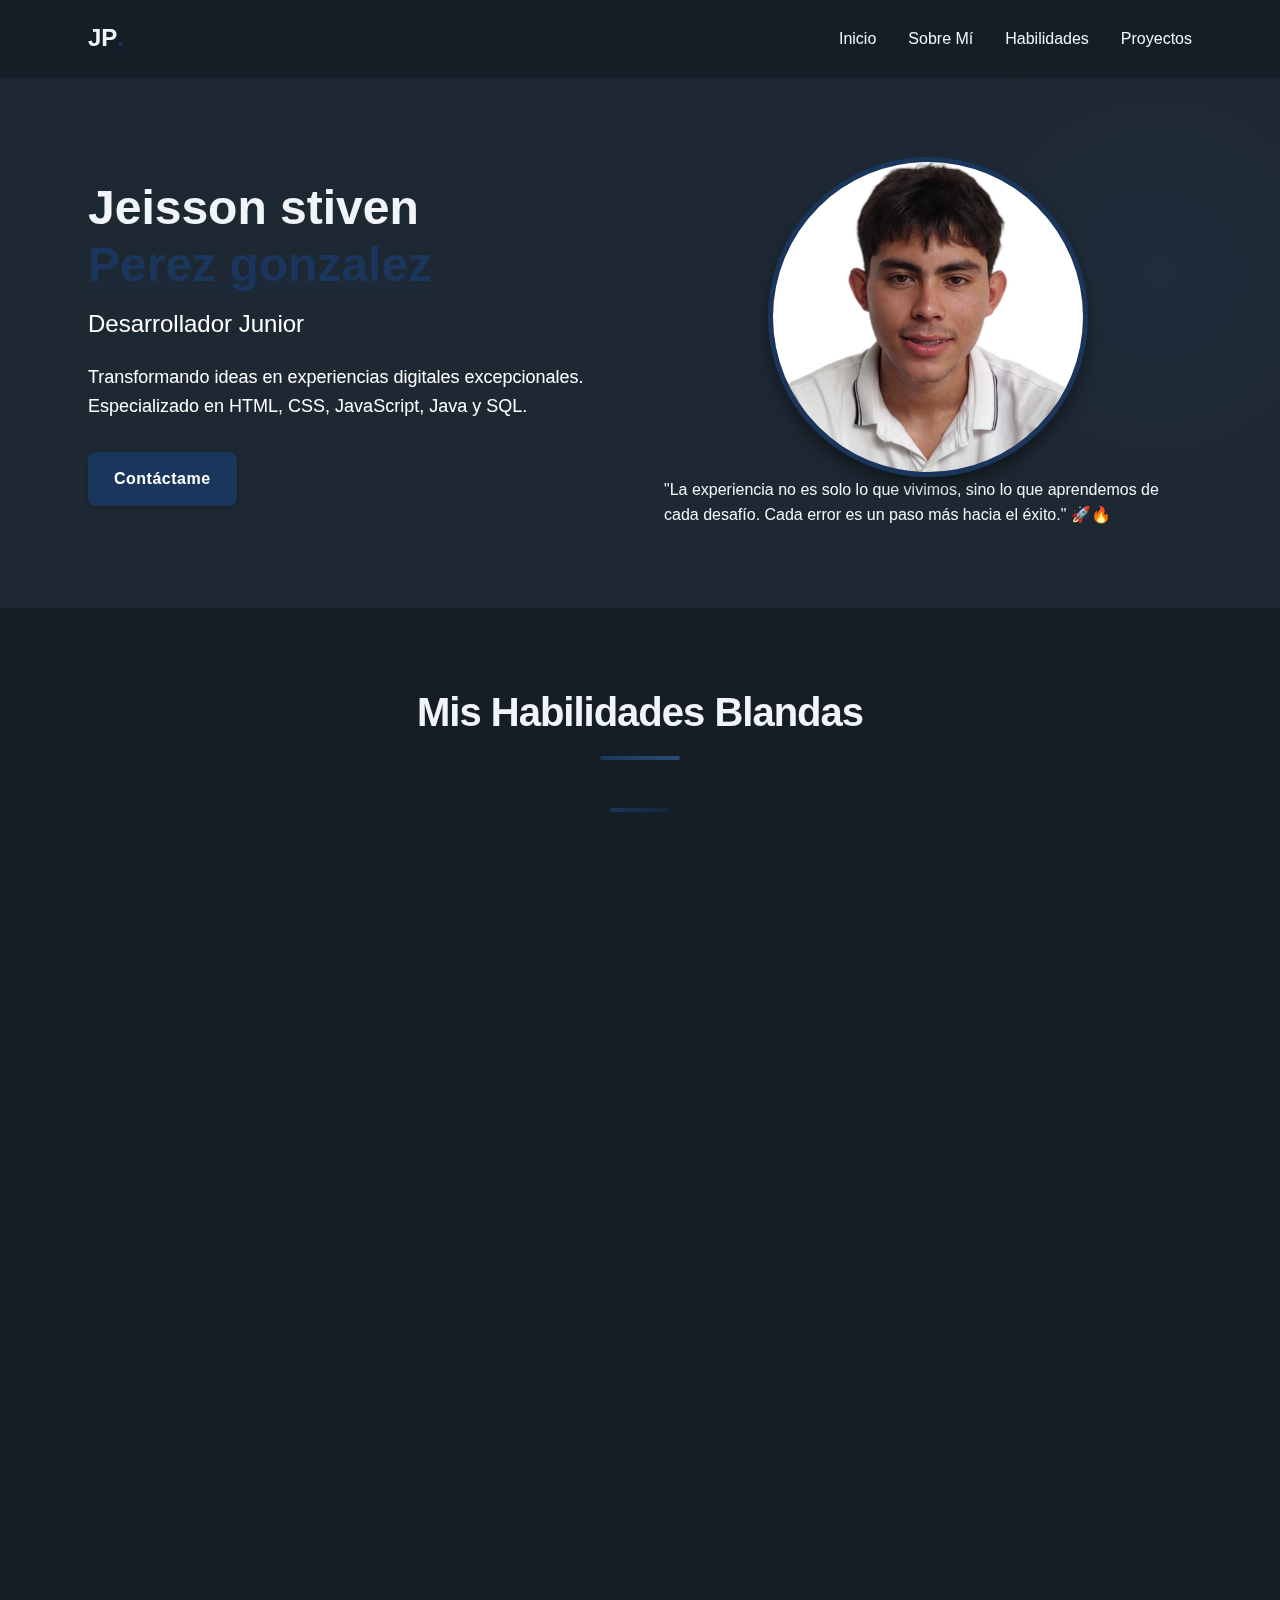
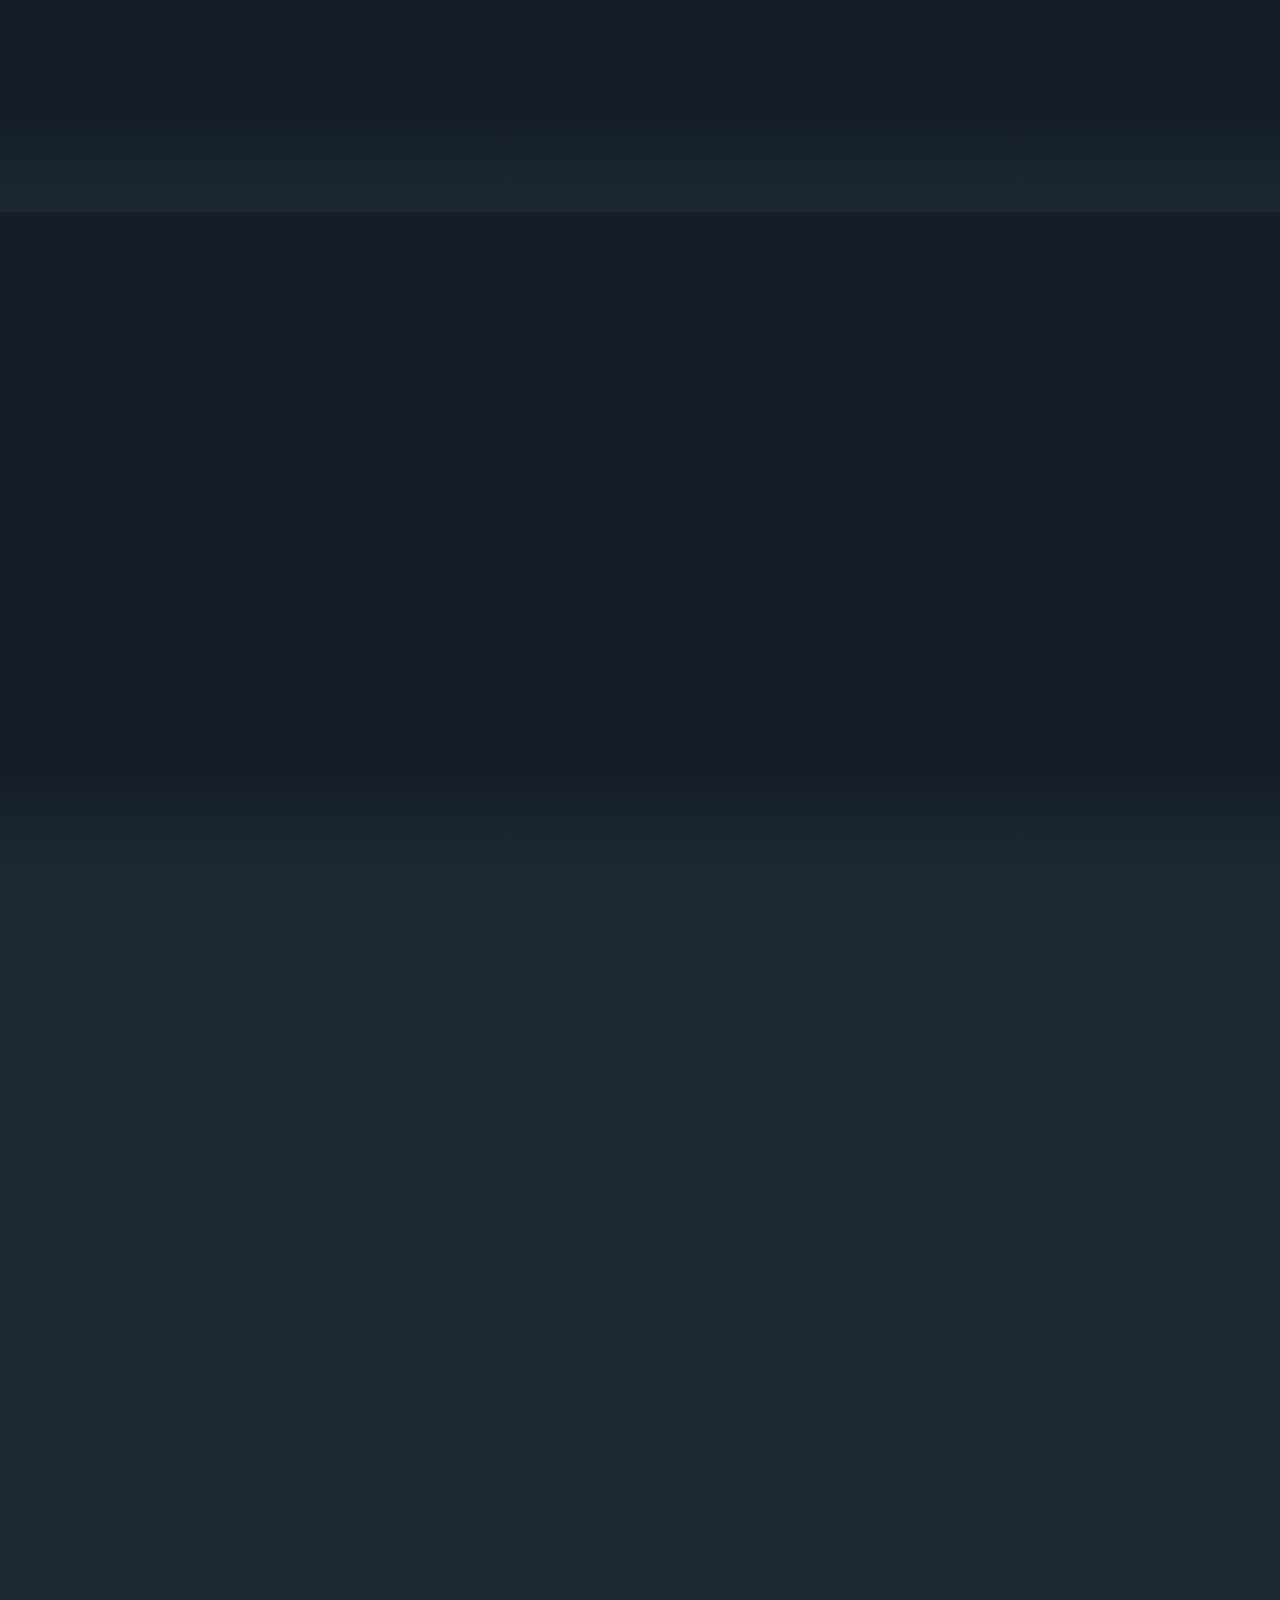
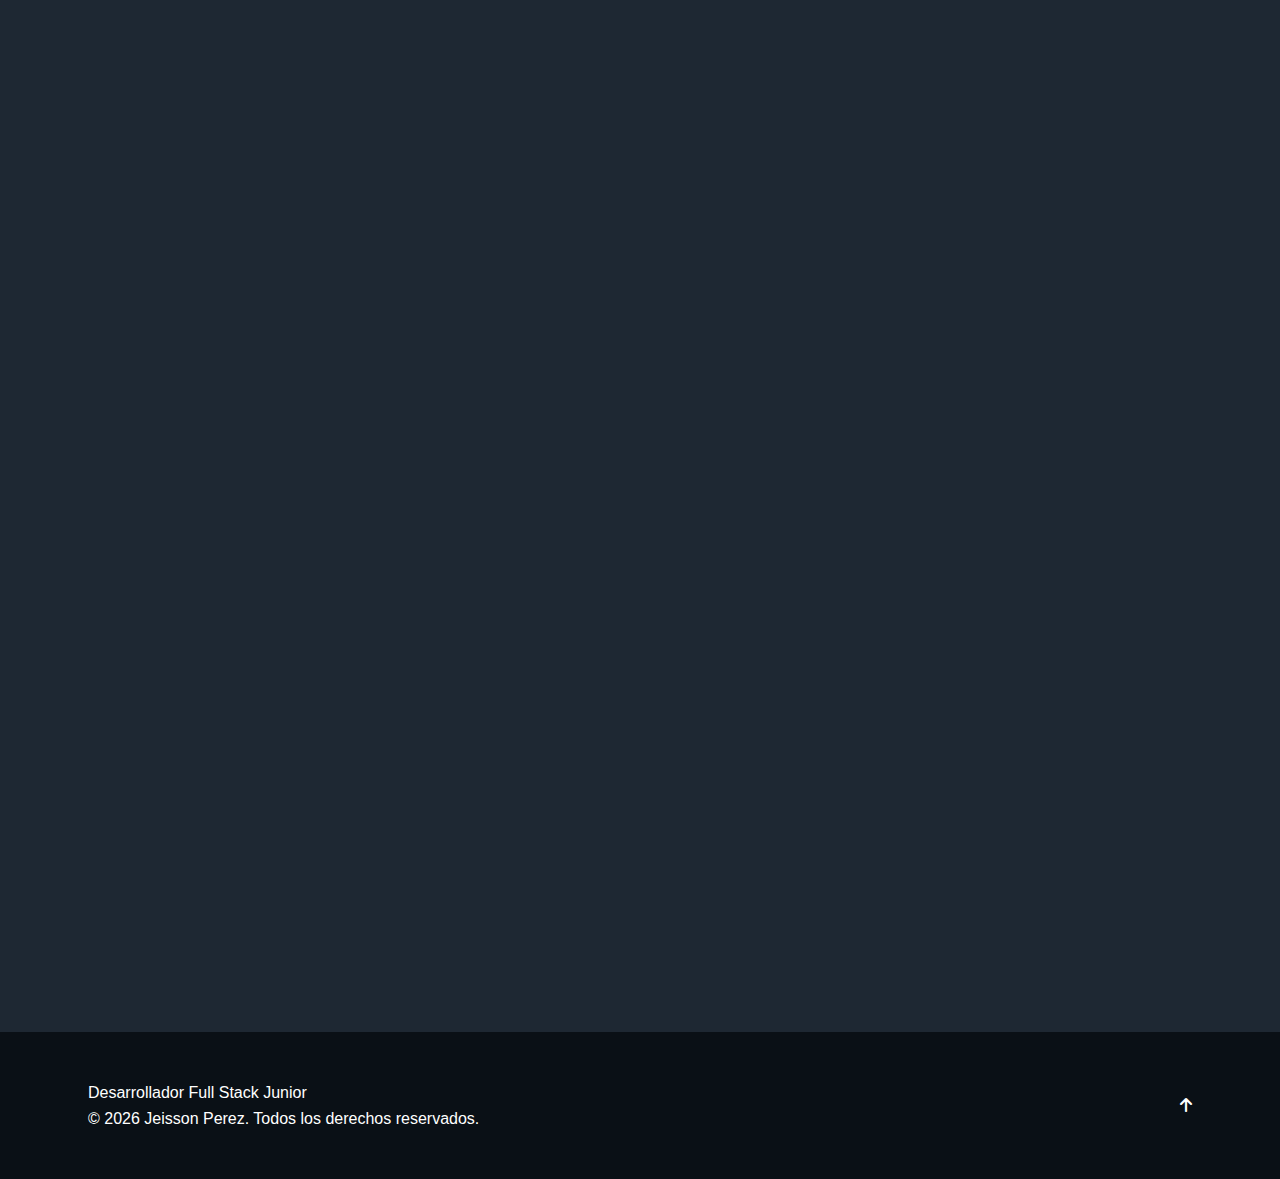
<file: mi portafolio/index.html>
<!DOCTYPE html>
<html lang="es">
<head>
    <meta charset="UTF-8">
    <meta name="viewport" content="width=device-width, initial-scale=1.0">
    <title>Jeisson Perez | Desarrollador Full Stack</title>
    <link rel="stylesheet" href="styles.css">
    <link rel="stylesheet" href="">
    <!-- Font Awesome para iconos -->
    <link rel="stylesheet" href="https://cdnjs.cloudflare.com/ajax/libs/font-awesome/6.4.0/css/all.min.css">
    <!-- Google Fonts -->
    <link href="https://fonts.googleapis.com/css2?family=Montserrat:wght@300;400;500;600;700&family=Open+Sans:wght@300;400;500;600;700&display=swap" rel="stylesheet">
    <!-- AOS Animation Library -->
    <link href="https://unpkg.com/aos@2.3.1/dist/aos.css" rel="stylesheet">
</head>
<body>
    <!-- Preloader -->
    <div class="preloader">
        <div class="loader"></div>
    </div>

    <!-- Header -->
    <header id="header">
        <div class="container">
            <div class="logo">
                <a href="#hero">
                    <h1>JP<span class="highlight">.</span></h1>
                </a>
            </div>
            <nav>
                <div class="menu-toggle">
                    
                </div>
                <ul class="nav-menu">
                    <li><a href="#hero" class="active">Inicio</a></li>
                    <li><a href="#sobre-mi">Sobre Mí</a></li>
                    <li><a href="#habilidades">Habilidades</a></li>
                    <li><a href="#proyectos">Proyectos</a></li>
                    
                </ul>
            </nav>
        </div>
    </header>

    <!-- Sección Hero -->
    <section id="hero">
        <div class="container">
            <div class="hero-content">
                <div class="hero-text" data-aos="fade-right" data-aos-duration="1000">
                    <div class="hero-intro">
                        
                        <h1>Jeisson stiven  <span class="highlight">Perez gonzalez</span></h1>
                        <h2>Desarrollador Junior</h2>
                    </div>
                    <p>Transformando ideas en experiencias digitales excepcionales. Especializado en HTML, CSS, JavaScript, Java y SQL.</p>
                    <div class="hero-buttons">
                        <a href="#contacto" class="btn btn-primary">Contáctame</a>
                    </div>
                    
                </div>
                <div class="hero-image" data-aos="fade-left" data-aos-duration="1000">
                    <div class="profile-image-container">
                        <div class="profile-image">
                            <!-- Imagen de placeholder - reemplazar con tu imagen real -->
                            <img src="imaguen/e6aa426d-b42e-4181-b97b-53d31f17dd4b.jpg" alt="Jeisson Perez">
                        </div>
                        <div class="experience-badge">
                            <span class="exp-years"></span>
                            <span class="exp-text">"La experiencia no es solo lo que vivimos, sino lo que aprendemos de cada desafío. Cada error es un paso más hacia el éxito." 🚀🔥</span>
                        </div>
                    </div>
                </div>
            </div>
            <div class="scroll-down">
                <a href="#sobre-mi">
                    <span class="mouse">
                        <span class="wheel"></span>
                    </span>
                    
                </a>
            </div>
        </div>
        <div class="hero-shape"></div>
    </section>

    <section id="sobre-mi" class="section-padding">
        <div class="container">
            <div class="section-header" data-aos="fade-up">
                <h2 class="section-title">Mis Habilidades Blandas</h2>
                <div class="section-divider"></div>
            </div>
            
            <!-- Texto introductorio -->
            <p class="intro-text" data-aos="fade-up">
                A lo largo de mi vida, he aprendido que las habilidades blandas son clave para crecer tanto a nivel personal como profesional. No importa cuántos conocimientos técnicos tenga; si no sé comunicarme, adaptarme o manejar mis emociones, el camino puede volverse más difícil.
            </p>
            
            <!-- Panel con botones a la derecha y efectos avanzados -->
            <div class="sidebar-skills-container" data-aos="fade-up">
                <div class="sidebar-layout">
                    <!-- Panel de contenido a la izquierda -->
                    <div class="sidebar-content-panel">
                        <div id="comunicacion" class="sidebar-content active">
                            <div class="sidebar-content-inner">
                                <div class="sidebar-content-header">
                                    <div class="sidebar-content-icon">
                                        <svg xmlns="http://www.w3.org/2000/svg" viewBox="0 0 24 24" width="24" height="24" fill="none" stroke="currentColor" stroke-width="2" stroke-linecap="round" stroke-linejoin="round">
                                            <path d="M21 15a2 2 0 0 1-2 2H7l-4 4V5a2 2 0 0 1 2-2h14a2 2 0 0 1 2 2z"></path>
                                        </svg>
                                    </div>
                                    <h4>Comunicación efectiva</h4>
                                </div>
                                <div class="sidebar-content-body">
                                    <p>Me esfuerzo por expresar mis ideas de manera clara y escuchar a los demás con atención. No solo hablo, sino que trato de comprender lo que la otra persona quiere decir, porque sé que la comunicación no es solo hablar, sino también saber escuchar.</p>
                                </div>
                            </div>
                        </div>
                        
                        <div id="empatia" class="sidebar-content">
                            <div class="sidebar-content-inner">
                                <div class="sidebar-content-header">
                                    <div class="sidebar-content-icon">
                                        <svg xmlns="http://www.w3.org/2000/svg" viewBox="0 0 24 24" width="24" height="24" fill="none" stroke="currentColor" stroke-width="2" stroke-linecap="round" stroke-linejoin="round">
                                            <path d="M20.84 4.61a5.5 5.5 0 0 0-7.78 0L12 5.67l-1.06-1.06a5.5 5.5 0 0 0-7.78 7.78l1.06 1.06L12 21.23l7.78-7.78 1.06-1.06a5.5 5.5 0 0 0 0-7.78z"></path>
                                        </svg>
                                    </div>
                                    <h4>Empatía</h4>
                                </div>
                                <div class="sidebar-content-body">
                                    <p>Siempre intento ponerme en el lugar de los demás antes de juzgar. Entender lo que sienten y cómo ven el mundo me ayuda a crear relaciones más fuertes y sinceras.</p>
                                </div>
                            </div>
                        </div>
                        
                        <div id="resiliencia" class="sidebar-content">
                            <div class="sidebar-content-inner">
                                <div class="sidebar-content-header">
                                    <div class="sidebar-content-icon">
                                        <svg xmlns="http://www.w3.org/2000/svg" viewBox="0 0 24 24" width="24" height="24" fill="none" stroke="currentColor" stroke-width="2" stroke-linecap="round" stroke-linejoin="round">
                                            <path d="M23 4v6h-6"></path>
                                            <path d="M1 20v-6h6"></path>
                                            <path d="M3.51 9a9 9 0 0 1 14.85-3.36L23 10"></path>
                                            <path d="M20.49 15a9 9 0 0 1-14.85 3.36L1 14"></path>
                                        </svg>
                                    </div>
                                    <h4>Resiliencia</h4>
                                </div>
                                <div class="sidebar-content-body">
                                    <p>No todo sale bien a la primera, y he aprendido a no rendirme. Cada error o dificultad es una oportunidad para mejorar, y en vez de desmotivarme, busco la forma de seguir adelante con más fuerza.</p>
                                </div>
                            </div>
                        </div>
                        
                        <div id="adaptabilidad" class="sidebar-content">
                            <div class="sidebar-content-inner">
                                <div class="sidebar-content-header">
                                    <div class="sidebar-content-icon">
                                        <svg xmlns="http://www.w3.org/2000/svg" viewBox="0 0 24 24" width="24" height="24" fill="none" stroke="currentColor" stroke-width="2" stroke-linecap="round" stroke-linejoin="round">
                                            <path d="M18 3a3 3 0 0 0-3 3v12a3 3 0 0 0 3 3 3 3 0 0 0 3-3 3 3 0 0 0-3-3H6a3 3 0 0 0-3 3 3 3 0 0 0 3 3 3 3 0 0 0 3-3V6a3 3 0 0 0-3-3 3 3 0 0 0-3 3 3 3 0 0 0 3 3h12a3 3 0 0 0 3-3 3 3 0 0 0-3-3z"></path>
                                        </svg>
                                    </div>
                                    <h4>Adaptabilidad</h4>
                                </div>
                                <div class="sidebar-content-body">
                                    <p>El cambio es inevitable, y en lugar de resistirme, prefiero ajustarme a las circunstancias. Sé que cada situación nueva trae oportunidades para aprender, y eso me impulsa a mejorar constantemente.</p>
                                </div>
                            </div>
                        </div>
                        
                        <div id="trabajo-equipo" class="sidebar-content">
                            <div class="sidebar-content-inner">
                                <div class="sidebar-content-header">
                                    <div class="sidebar-content-icon">
                                        <svg xmlns="http://www.w3.org/2000/svg" viewBox="0 0 24 24" width="24" height="24" fill="none" stroke="currentColor" stroke-width="2" stroke-linecap="round" stroke-linejoin="round">
                                            <path d="M17 21v-2a4 4 0 0 0-4-4H5a4 4 0 0 0-4 4v2"></path>
                                            <circle cx="9" cy="7" r="4"></circle>
                                            <path d="M23 21v-2a4 4 0 0 0-3-3.87"></path>
                                            <path d="M16 3.13a4 4 0 0 1 0 7.75"></path>
                                        </svg>
                                    </div>
                                    <h4>Trabajo en equipo</h4>
                                </div>
                                <div class="sidebar-content-body">
                                    <p>Me gusta colaborar con otros, compartir ideas y aprender de diferentes puntos de vista. Sé que el éxito rara vez se logra solo, y trabajar con otras personas me ayuda a crecer y lograr mejores resultados.</p>
                                </div>
                            </div>
                        </div>
                        
                        <div id="inteligencia-emocional" class="sidebar-content">
                            <div class="sidebar-content-inner">
                                <div class="sidebar-content-header">
                                    <div class="sidebar-content-icon">
                                        <svg xmlns="http://www.w3.org/2000/svg" viewBox="0 0 24 24" width="24" height="24" fill="none" stroke="currentColor" stroke-width="2" stroke-linecap="round" stroke-linejoin="round">
                                            <path d="M12 2a8 8 0 0 0-8 8v12l6.5-6.5c.5-.5 1.5-.5 2 0L19 22V10a8 8 0 0 0-7-8z"></path>
                                        </svg>
                                    </div>
                                    <h4>Inteligencia emocional</h4>
                                </div>
                                <div class="sidebar-content-body">
                                    <p>Con el tiempo, he aprendido a manejar mis emociones en momentos de presión. En lugar de reaccionar impulsivamente, trato de pensar antes de actuar y controlar mi estrés para tomar mejores decisiones.</p>
                                </div>
                            </div>
                        </div>
                        
                        <div id="gestion-tiempo" class="sidebar-content">
                            <div class="sidebar-content-inner">
                                <div class="sidebar-content-header">
                                    <div class="sidebar-content-icon">
                                        <svg xmlns="http://www.w3.org/2000/svg" viewBox="0 0 24 24" width="24" height="24" fill="none" stroke="currentColor" stroke-width="2" stroke-linecap="round" stroke-linejoin="round">
                                            <circle cx="12" cy="12" r="10"></circle>
                                            <polyline points="12 6 12 12 16 14"></polyline>
                                        </svg>
                                    </div>
                                    <h4>Gestión del tiempo</h4>
                                </div>
                                <div class="sidebar-content-body">
                                    <p>Organizar mis actividades y establecer prioridades me ayuda a ser más eficiente. No siempre es fácil, pero intento aprovechar el tiempo al máximo para lograr mis objetivos sin descuidar mi bienestar.</p>
                                </div>
                            </div>
                        </div>
                    </div>
                    
                    <!-- Navegación a la derecha -->
                    <div class="sidebar-nav">
                        <div class="sidebar-nav-container">
                            <button class="sidebar-nav-item active" data-skill="comunicacion">
                                <div class="sidebar-nav-icon">
                                    <svg xmlns="http://www.w3.org/2000/svg" viewBox="0 0 24 24" width="24" height="24" fill="none" stroke="currentColor" stroke-width="2" stroke-linecap="round" stroke-linejoin="round">
                                        <path d="M21 15a2 2 0 0 1-2 2H7l-4 4V5a2 2 0 0 1 2-2h14a2 2 0 0 1 2 2z"></path>
                                    </svg>
                                </div>
                                <span class="sidebar-nav-label">Comunicación efectiva</span>
                                <div class="sidebar-nav-glow"></div>
                                <div class="sidebar-nav-particles"></div>
                            </button>
                            
                            <button class="sidebar-nav-item" data-skill="empatia">
                                <div class="sidebar-nav-icon">
                                    <svg xmlns="http://www.w3.org/2000/svg" viewBox="0 0 24 24" width="24" height="24" fill="none" stroke="currentColor" stroke-width="2" stroke-linecap="round" stroke-linejoin="round">
                                        <path d="M20.84 4.61a5.5 5.5 0 0 0-7.78 0L12 5.67l-1.06-1.06a5.5 5.5 0 0 0-7.78 7.78l1.06 1.06L12 21.23l7.78-7.78 1.06-1.06a5.5 5.5 0 0 0 0-7.78z"></path>
                                    </svg>
                                </div>
                                <span class="sidebar-nav-label">Empatía</span>
                                <div class="sidebar-nav-glow"></div>
                                <div class="sidebar-nav-particles"></div>
                            </button>
                            
                            <button class="sidebar-nav-item" data-skill="resiliencia">
                                <div class="sidebar-nav-icon">
                                    <svg xmlns="http://www.w3.org/2000/svg" viewBox="0 0 24 24" width="24" height="24" fill="none" stroke="currentColor" stroke-width="2" stroke-linecap="round" stroke-linejoin="round">
                                        <path d="M23 4v6h-6"></path>
                                        <path d="M1 20v-6h6"></path>
                                        <path d="M3.51 9a9 9 0 0 1 14.85-3.36L23 10"></path>
                                        <path d="M20.49 15a9 9 0 0 1-14.85 3.36L1 14"></path>
                                    </svg>
                                </div>
                                <span class="sidebar-nav-label">Resiliencia</span>
                                <div class="sidebar-nav-glow"></div>
                                <div class="sidebar-nav-particles"></div>
                            </button>
                            
                            <button class="sidebar-nav-item" data-skill="adaptabilidad">
                                <div class="sidebar-nav-icon">
                                    <svg xmlns="http://www.w3.org/2000/svg" viewBox="0 0 24 24" width="24" height="24" fill="none" stroke="currentColor" stroke-width="2" stroke-linecap="round" stroke-linejoin="round">
                                        <path d="M18 3a3 3 0 0 0-3 3v12a3 3 0 0 0 3 3 3 3 0 0 0 3-3 3 3 0 0 0-3-3H6a3 3 0 0 0-3 3 3 3 0 0 0 3 3 3 3 0 0 0 3-3V6a3 3 0 0 0-3-3 3 3 0 0 0-3 3 3 3 0 0 0 3 3h12a3 3 0 0 0 3-3 3 3 0 0 0-3-3z"></path>
                                    </svg>
                                </div>
                                <span class="sidebar-nav-label">Adaptabilidad</span>
                                <div class="sidebar-nav-glow"></div>
                                <div class="sidebar-nav-particles"></div>
                            </button>
                            
                            <button class="sidebar-nav-item" data-skill="trabajo-equipo">
                                <div class="sidebar-nav-icon">
                                    <svg xmlns="http://www.w3.org/2000/svg" viewBox="0 0 24 24" width="24" height="24" fill="none" stroke="currentColor" stroke-width="2" stroke-linecap="round" stroke-linejoin="round">
                                        <path d="M17 21v-2a4 4 0 0 0-4-4H5a4 4 0 0 0-4 4v2"></path>
                                        <circle cx="9" cy="7" r="4"></circle>
                                        <path d="M23 21v-2a4 4 0 0 0-3-3.87"></path>
                                        <path d="M16 3.13a4 4 0 0 1 0 7.75"></path>
                                    </svg>
                                </div>
                                <span class="sidebar-nav-label">Trabajo en equipo</span>
                                <div class="sidebar-nav-glow"></div>
                                <div class="sidebar-nav-particles"></div>
                            </button>
                            
                            <button class="sidebar-nav-item" data-skill="inteligencia-emocional">
                                <div class="sidebar-nav-icon">
                                    <svg xmlns="http://www.w3.org/2000/svg" viewBox="0 0 24 24" width="24" height="24" fill="none" stroke="currentColor" stroke-width="2" stroke-linecap="round" stroke-linejoin="round">
                                        <path d="M12 2a8 8 0 0 0-8 8v12l6.5-6.5c.5-.5 1.5-.5 2 0L19 22V10a8 8 0 0 0-7-8z"></path>
                                    </svg>
                                </div>
                                <span class="sidebar-nav-label">Inteligencia emocional</span>
                                <div class="sidebar-nav-glow"></div>
                                <div class="sidebar-nav-particles"></div>
                            </button>
                            
                            <button class="sidebar-nav-item" data-skill="gestion-tiempo">
                                <div class="sidebar-nav-icon">
                                    <svg xmlns="http://www.w3.org/2000/svg" viewBox="0 0 24 24" width="24" height="24" fill="none" stroke="currentColor" stroke-width="2" stroke-linecap="round" stroke-linejoin="round">
                                        <circle cx="12" cy="12" r="10"></circle>
                                        <polyline points="12 6 12 12 16 14"></polyline>
                                    </svg>
                                </div>
                                <span class="sidebar-nav-label">Gestión del tiempo</span>
                                <div class="sidebar-nav-glow"></div>
                                <div class="sidebar-nav-particles"></div>
                            </button>
                        </div>
                    </div>
                </div>
                
                <!-- Texto de cierre -->
                <p class="closing-text-sidebar">
                    Cada día sigo trabajando en estas habilidades, porque sé que son esenciales para alcanzar mis metas y tener una vida más equilibrada y feliz. No soy perfecto, pero estoy en constante aprendizaje.
                </p>
            </div>
        </div>
    </section>

    <script>
        // Script avanzado para manejar la interactividad y efectos
        document.addEventListener('DOMContentLoaded', function() {
            const navItems = document.querySelectorAll('.sidebar-nav-item');
            const contentItems = document.querySelectorAll('.sidebar-content');
            
            // Función para crear partículas adicionales
            function createParticles(element) {
                const particlesContainer = element.querySelector('.sidebar-nav-particles');
                if (!particlesContainer) return;
                
                // Limpiar partículas existentes
                const existingParticles = particlesContainer.querySelectorAll('.particle');
                existingParticles.forEach(p => p.remove());
                
                // Crear nuevas partículas
                for (let i = 0; i < 3; i++) {
                    const particle = document.createElement('div');
                    particle.classList.add('particle');
                    particle.style.width = `${Math.random() * 4 + 2}px`;
                    particle.style.height = particle.style.width;
                    particle.style.background = 'rgba(255, 255, 255, 0.7)';
                    particle.style.borderRadius = '50%';
                    particle.style.position = 'absolute';
                    particle.style.top = `${Math.random() * 100}%`;
                    particle.style.left = `${Math.random() * 30}%`;
                    particle.style.opacity = '0';
                    particle.style.animation = `particleCustom ${Math.random() * 2 + 2}s forwards`;
                    particle.style.animationDelay = `${Math.random() * 1}s`;
                    
                    particlesContainer.appendChild(particle);
                }
            }
            
            // Manejar clics en los elementos de navegación
            navItems.forEach(item => {
                item.addEventListener('click', function() {
                    // Obtener el ID de la habilidad
                    const skillId = this.getAttribute('data-skill');
                    
                    // Actualizar clases activas
                    navItems.forEach(nav => nav.classList.remove('active'));
                    contentItems.forEach(content => content.classList.remove('active'));
                    
                    // Activar el elemento actual
                    this.classList.add('active');
                    document.getElementById(skillId).classList.add('active');
                    
                    // Crear efecto de partículas
                    createParticles(this);
                });
                
                // Añadir efectos de hover
                item.addEventListener('mouseenter', function() {
                    const glow = this.querySelector('.sidebar-nav-glow');
                    if (glow) {
                        glow.style.opacity = '0.3';
                    }
                });
                
                item.addEventListener('mouseleave', function() {
                    if (!this.classList.contains('active')) {
                        const glow = this.querySelector('.sidebar-nav-glow');
                        if (glow) {
                            glow.style.opacity = '0';
                        }
                    }
                });
            });
            
            // Crear partículas iniciales para el elemento activo
            const activeNavItem = document.querySelector('.sidebar-nav-item.active');
            if (activeNavItem) {
                createParticles(activeNavItem);
            }
            
            // Añadir estilos dinámicos para animaciones
            const style = document.createElement('style');
            style.textContent = `
                @keyframes particleCustom {
                    0% {
                        transform: translateX(0) translateY(0);
                        opacity: 0;
                    }
                    20% {
                        opacity: 1;
                    }
                    100% {
                        transform: translateX(300px) translateY(${Math.random() * 100 - 50}px);
                        opacity: 0;
                    }
                }
            `;
            document.head.appendChild(style);
        });
    </script>

    <!-- Sección Sobre Mí -->
    <section id="sobre-mi" class="section-padding">
        <div class="container">
            <div class="section-header" data-aos="fade-up">
                <h2 class="section-title">Sobre Mí</h2>
                <div class="section-divider"></div>
            </div>
            <div class="about-content">
                
                <div class="about-text" data-aos="fade-left" data-aos-duration="1000">
                    <h3>Desarrollador Full Stack con pasión por crear soluciones digitales innovadoras</h3>
                    <p>Soy un Desarrollador Full Stack Junior con experiencia en la creación de aplicaciones web modernas y responsivas. Me especializo en tecnologías front-end y back-end, construyendo interfaces intuitivas y funcionalidades robustas.</p>
                    <p>Mi viaje en el desarrollo web comenzó con HTML, CSS y JavaScript, y se ha expandido para incluir Java, SQL y varios frameworks. Estoy constantemente aprendiendo y mejorando mis habilidades para mantenerme actualizado con las últimas tecnologías.</p>
                    
                 
                    
                    
                </div>
            </div>
        </div>
    </section>

    <!-- Sección Habilidades -->
    <section id="habilidades" class="section-padding bg-light">
        <div class="container">
            <div class="section-header" data-aos="fade-up">
                <h2 class="section-title">Habilidades Técnicas</h2>
                <div class="section-divider"></div>
            </div>
            
            <div class="skills-container">
                <div class="skill-card" data-aos="zoom-in" data-aos-delay="100">
                    <div class="skill-icon">
                        <i class="fas fa-code"></i>
                    </div>
                    <h3>Desarrollo Frontend</h3>
                    <p>Creación de interfaces de usuario atractivas y responsivas con las últimas tecnologías web.</p>
                    <div class="skill-tags">
                        <span class="tag">HTML5</span>
                        <span class="tag">CSS3</span>
                        <span class="tag">JavaScript</span>
                        <span class="tag">Responsive Design</span>
                    </div>
                    <div class="skill-progress">
                        <div class="progress-item">
                          
                            <div class="progress-bar">
                                <div class="progress-fill" style="width: 90%"></div>
                            </div>
                        </div>
                        <div class="progress-item">
                           
                            <div class="progress-bar">
                                <div class="progress-fill" style="width: 85%"></div>
                            </div>
                        </div>
                    </div>
                </div>
                
                <div class="skill-card" data-aos="zoom-in" data-aos-delay="200">
                    <div class="skill-icon">
                        <i class="fas fa-server"></i>
                    </div>
                    <h3>Desarrollo Backend</h3>
                    <p>Implementación de lógica de servidor robusta y eficiente para aplicaciones web.</p>
                    <div class="skill-tags">
                        <span class="tag">Java</span>
                        <span class="tag">SQL</span>
                        <span class="tag">APIs</span>
                        <span class="tag">python</span>
                    </div>
                    <div class="skill-progress">
                        <div class="progress-item">
                            
                            <div class="progress-bar">
                                <div class="progress-fill" style="width: 85%"></div>
                            </div>
                        </div>
                        <div class="progress-item">
                           
                           
                            <div class="progress-bar">
                                <div class="progress-fill" style="width: 80%"></div>
                            </div>
                        </div>
                    </div>
                </div>
                
                <div class="skill-card" data-aos="zoom-in" data-aos-delay="300">
                    <div class="skill-icon">
                        <i class="fas fa-database"></i>
                    </div>
                    <h3>Bases de Datos</h3>
                    <p>Diseño e implementación de estructuras de datos eficientes y escalables.</p>
                    <div class="skill-tags">
                        <span class="tag">SQL</span>
                        <span class="tag">Diseño de BD</span>
                        <span class="tag">Optimización</span>
                    </div>
                    <div class="skill-progress">
                        <div class="progress-item">
                            
                            <div class="progress-bar">
                                <div class="progress-fill" style="width: 80%"></div>
                            </div>
                        </div>
                        <div class="progress-item">
                           
                            <div class="progress-bar">
                                <div class="progress-fill" style="width: 85%"></div>
                            </div>
                        </div>
                    </div>
                </div>
            </div>
        </div>
    </section>

    <!-- Sección Proyectos -->
    <section id="proyectos" class="section-padding">
        <div class="container">
            <div class="section-header" data-aos="fade-up">
                <h2 class="section-title">Proyectos Destacados</h2>
                <div class="section-divider"></div>
            </div>
            
           
            <div class="projects-container">
                <div class="project-card" data-category="java" data-aos="fade-up" data-aos-delay="100">
                    <div class="project-img">
                        <img src="imaguen/Captura de pantalla 2025-03-10 215407.png" alt="SpaceX">
                        <div class="project-overlay">
                            <a href="https://rainbow-cupcake-9641e9.netlify.app/" target="_blank" class="project-link"><i class="fab fa-github"></i></a>
                            <a href="https://rainbow-cupcake-9641e9.netlify.app/" class="project-link"><i class="fas fa-external-link-alt"></i></a>
                        </div>
                    </div>
                    <div class="project-info">
                        <span class="project-category">Java</span>
                        <h3 class="project-title">SpaceX</h3>
                        <p class="project-description">Una aplicación JavaScript para la gestion del el consumo de una api de SpaceX.</p>
                        <div class="project-tech-stack">
                            <span class="tech-tag">Java</span>
                            <span class="tech-tag">Collections</span>
                            <span class="tech-tag">Algoritmos</span>
                        </div>
                    </div>
                </div>
                
                <div class="project-card" data-category="database" data-aos="fade-up" data-aos-delay="200">
                    <div class="project-img">
                        <img src="imaguen/images (4).jpeg" alt="Bases de Datos">
                        <div class="project-overlay">
                            <a href="https://github.com/stivenpe/Bases_de_Datos" target="_blank" class="project-link"><i class="fab fa-github"></i></a>
                            <a href="#" class="project-link"><i class="fas fa-external-link-alt"></i></a>
                        </div>
                    </div>
                    <div class="project-info">
                        <span class="project-category">Base de Datos</span>
                        <h3 class="project-title">Bases de Datos</h3>
                        <p class="project-description">Un proyecto completo de diseño e implementación de base de datos con modelos relacionales y optimización de consultas.</p>
                        <div class="project-tech-stack">
                            <span class="tech-tag">SQL</span>
                            <span class="tech-tag">Modelado ER</span>
                            <span class="tech-tag">Normalización</span>
                        </div>
                    </div>
                </div>
                
                <div class="project-card" data-category="javascript" data-aos="fade-up" data-aos-delay="300">
                    <div class="project-img">
                        <img src="imaguen/images (3).jpeg" alt="Carta Perfil">
                        <div class="project-overlay">
                            <a href="https://github.com/stivenpe/carta-perfil" target="_blank" class="project-link"><i class="fab fa-github"></i></a>
                            <a href="https://67cfb4fd418d86b2557ce013--jovial-rolypoly-f6c678.netlify.app/" class="project-link"><i class="fas fa-external-link-alt"></i></a>
                        </div>
                    </div>
                    <div class="project-info">
                        <span class="project-category">JavaScript</span>
                        <h3 class="project-title">Carta Perfil</h3>
                        <p class="project-description">Una implementación interactiva de tarjeta de perfil usando JavaScript con animaciones y efectos visuales modernos.</p>
                        <div class="project-tech-stack">
                            <span class="tech-tag">JavaScript</span>
                            <span class="tech-tag">CSS3</span>
                            <span class="tech-tag">Animaciones</span>
                        </div>
                    </div>
                </div>
                
                <div class="project-card" data-category="javascript" data-aos="fade-up" data-aos-delay="400">
                    <div class="project-img">
                        <img src="imaguen/descarga (4).jpeg" alt="Filtro JavaScript">
                        <div class="project-overlay">
                            <a href="https://github.com/stivenpe/filtro-javascript-T3" target="_blank" class="project-link"><i class="fab fa-github"></i></a>
                            <a href="https://67cfb7c8a98ca1078e0a983c--chimerical-nougat-58c554.netlify.app/" class="project-link"><i class="fas fa-external-link-alt"></i></a>
                        </div>
                    </div>
                    <div class="project-info">
                        <span class="project-category">JavaScript</span>
                        <h3 class="project-title">Filtro JavaScript T3</h3>
                        <p class="project-description">Una implementación avanzada de filtrado en JavaScript con funcionalidades de búsqueda en tiempo real y ordenamiento dinámico.</p>
                        <div class="project-tech-stack">
                            <span class="tech-tag">JavaScript</span>
                            <span class="tech-tag">DOM</span>
                            <span class="tech-tag">Filtros</span>
                        </div>
                    </div>
                </div>
                
                <div class="project-card" data-category="java" data-aos="fade-up" data-aos-delay="500">
                    <div class="project-img">
                        <img src="imaguen/descarga (3).jpeg" alt="Gestión Estudiantes">
                        <div class="project-overlay">
                            <a href="https://github.com/stivenpe/Gestion_Estudiantes" target="_blank" class="project-link"><i class="fab fa-github"></i></a>
                            <a href="#" class="project-link"><i class="fas fa-external-link-alt"></i></a>
                        </div>
                    </div>
                    <div class="project-info">
                        <span class="project-category">Java</span>
                        <h3 class="project-title">Gestión Estudiantes</h3>
                        <p class="project-description">Una aplicación Java completa para la gestión de estudiantes con funcionalidades CRUD y reportes estadísticos.</p>
                        <div class="project-tech-stack">
                            <span class="tech-tag">Java</span>
                            <span class="tech-tag">JDBC</span>
                            <span class="tech-tag">MVC</span>
                        </div>
                    </div>
                </div>
                
                <div class="project-card" data-category="html" data-aos="fade-up" data-aos-delay="600">
                    <div class="project-img">
                        <img src="imaguen/descarga (6).jpeg" alt="Hoja de Vida">
                        <div class="project-overlay">
                            <a href="https://github.com/stivenpe/HOJA-DE-VIDA" target="_blank" class="project-link"><i class="fab fa-github"></i></a>
                            <a href="https://67cfbbeb418d86bc187cdff1--lustrous-arithmetic-44d7ce.netlify.app/" class="project-link"><i class="fas fa-external-link-alt"></i></a>
                        </div>
                    </div>
                    <div class="project-info">
                        <span class="project-category">HTML</span>
                        <h3 class="project-title">Hoja de Vida</h3>
                        <p class="project-description">Una implementación moderna y responsiva de currículum vitae en HTML con diseño profesional y optimizado para impresión.</p>
                        <div class="project-tech-stack">
                            <span class="tech-tag">HTML5</span>
                            <span class="tech-tag">CSS3</span>
                            <span class="tech-tag">Responsive</span>
                        </div>
                    </div>
                </div>
            </div>
            
            
        </div>
    </section>

  

    <!-- Sección Contacto -->
    <section id="contacto" class="section-padding">
        <div class="container">
            <div class="section-header" data-aos="fade-up">

                <h2 class="section-title">Contáctame</h2>
                <div class="section-divider"></div>
            </div>
            
            <div class="contact-container">
                <div class="contact-info" data-aos="fade-right" data-aos-duration="1000">
                    <h3>¿Tienes un proyecto en mente?</h3>
                    <p>Estoy disponible para trabajar en proyectos freelance y oportunidades de tiempo completo. No dudes en contactarme para discutir cómo puedo ayudarte a llevar tu idea al siguiente nivel.</p>
                    
                    <div class="contact-methods">
                        <div class="contact-method">
                            <div class="method-icon">
                                <i class="fas fa-envelope"></i>
                            </div>
                            <div class="method-details">
                                <h4>Email</h4>
                                <a href="perezjeisson003@gmail.com">perezjeisson003@gmail.com</a>
                            </div>
                        </div>
                        
                        <div class="contact-method">
                            <div class="method-icon">
                                <i class="fas fa-map-marker-alt"></i>
                            </div>
                            <div class="method-details">
                                <h4>Ubicación</h4>
                                <p>cucuta</p>
                                
                            </div>
                        </div>
                        
                        <div class="contact-method">
                            <div class="method-icon">
                                <i class="fab fa-github"></i>
                            </div>
                            <div class="method-details">
                                <h4>GitHub</h4>
                                <a href="https://github.com/stivenpe" target="_blank">github.com/stivenpe</a>
                            </div>
                        </div>
                        
                        <div class="contact-method">
                            <div class="method-icon">
                                <i class="fab fa-linkedin-in"></i>
                            </div>
                            <div class="method-details">
                                <h4>LinkedIn</h4>
                                <a href="https://www.linkedin.com/in/jeisson-stiven-perez-gonzalez-8b1b66316/" target="_blank">linkedin.com/in/jeissonperez</a>
                            </div>
                        </div>
                    </div>
                    
                    <div class="social-links">
                        <a href="https://github.com/stivenpe" target="_blank" class="social-icon"><i class="fab fa-github"></i></a>
                        <a href="https://www.linkedin.com/in/jeisson-stiven-perez-gonzalez-8b1b66316/" target="_blank" class="social-icon"><i class="fab fa-linkedin-in"></i></a>
                        <a href="https://www.tiktok.com/@jeissonperez123?_t=ZS-8uZyqzg3j9z&_r=1" target="_blank" class="social-icon"><i class="fab fa-tiktok"></i></a>
                        <a href="https://www.instagram.com/jeison.perezg?igsh=NDN2YjhrcW5hZnRq&utm_source=qr" target="_blank" class="social-icon"><i class="fab fa-instagram"></i></a>
                    </div>
                </div>
                
                <div class="contact-form" data-aos="fade-left" data-aos-duration="1000">
                    <form id="contactForm">
                        <div class="form-group">
                            <label for="name">Nombre Completo</label>
                            <input type="text" id="name" placeholder="Tu nombre completo" required>
                        </div>
                        
                        <div class="form-group">
                            <label for="email">Email</label>
                            <input type="email" id="email" placeholder="Tu dirección de email" required>
                        </div>
                        
                        <div class="form-group">
                            <label for="subject">Asunto</label>
                            <input type="text" id="subject" placeholder="Asunto de tu mensaje" required>
                        </div>
                        
                        <div class="form-group">
                            <label for="message">Mensaje</label>
                            <textarea id="message" rows="5" placeholder="Tu mensaje" required></textarea>
                        </div>
                        
                        <button type="submit" class="btn btn-primary btn-block">
                            Enviar Mensaje <i class="fas fa-paper-plane"></i>
                        </button>
                    </form>
                </div>
            </div>
        </div>
    </section>

    <!-- Footer -->
    <footer>
        <div class="container">
            <div class="footer-content">
                <div class="footer-logo">
                  
                    <p>Desarrollador Full Stack Junior</p>
                </div>
               
            
            <div class="footer-bottom">
                <p>&copy; <span id="current-year">2023</span> Jeisson Perez. Todos los derechos reservados.</p>
                
            </div>
        </div>
        
        <div class="back-to-top">
            <a href="#hero"><i class="fas fa-arrow-up"></i></a>
        </div>
    </footer>

    <!-- Scripts -->
    <script src="https://unpkg.com/aos@2.3.1/dist/aos.js"></script>
    <script>
        // Inicializar AOS (Animate On Scroll)
        document.addEventListener('DOMContentLoaded', function() {
            // Inicializar AOS
            AOS.init();
            
            // Preloader
            setTimeout(function() {
                document.querySelector('.preloader').style.display = 'none';
            }, 1000);
            
            // Menu Toggle para móviles
            const menuToggle = document.querySelector('.menu-toggle');
            const navMenu = document.querySelector('.nav-menu');
            
            menuToggle.addEventListener('click', function() {
                navMenu.classList.toggle('active');
                menuToggle.classList.toggle('active');
            });
            
            // Navegación activa
            const sections = document.querySelectorAll('section');
            const navLinks = document.querySelectorAll('.nav-menu a');
            
            window.addEventListener('scroll', function() {
                let current = '';
                
                sections.forEach(section => {
                    const sectionTop = section.offsetTop;
                    const sectionHeight = section.clientHeight;
                    
                    if (pageYOffset >= (sectionTop - sectionHeight / 3)) {
                        current = section.getAttribute('id');
                    }
                });
                
                navLinks.forEach(link => {
                    link.classList.remove('active');
                    if (link.getAttribute('href').substring(1) === current) {
                        link.classList.add('active');
                    }
                });
                
                // Header fijo al hacer scroll
                const header = document.getElementById('header');
                if (window.scrollY > 100) {
                    header.classList.add('fixed');
                } else {
                    header.classList.remove('fixed');
                }
            });
            
            // Animación de estadísticas
            const statNumbers = document.querySelectorAll('.stat-number');
            let statsAnimated = false;
            
            function animateStats() {
                if (statsAnimated) return;
                
                const statsSection = document.getElementById('estadisticas');
                const statsSectionTop = statsSection.offsetTop;
                const statsSectionHeight = statsSection.clientHeight;
                
                if (pageYOffset >= (statsSectionTop - statsSectionHeight / 2)) {
                    statNumbers.forEach(stat => {
                        const target = parseInt(stat.getAttribute('data-count'));
                        let count = 0;
                        const duration = 2000; // 2 segundos
                        const increment = target / (duration / 20); // Incremento cada 20ms
                        
                        const timer = setInterval(() => {
                            count += increment;
                            if (count >= target) {
                                stat.textContent = target;
                                clearInterval(timer);
                            } else {
                                stat.textContent = Math.floor(count);
                            }
                        }, 20);
                    });
                    
                    statsAnimated = true;
                }
            }
            
            window.addEventListener('scroll', animateStats);
            
            // Filtro de proyectos
            const filterBtns = document.querySelectorAll('.filter-btn');
            const projectCards = document.querySelectorAll('.project-card');
            
            filterBtns.forEach(btn => {
                btn.addEventListener('click', function() {
                    // Remover clase active de todos los botones
                    filterBtns.forEach(btn => btn.classList.remove('active'));
                    // Agregar clase active al botón clickeado
                    this.classList.add('active');
                    
                    const filter = this.getAttribute('data-filter');
                    
                    projectCards.forEach(card => {
                        if (filter === 'all' || card.getAttribute('data-category') === filter) {
                            card.style.display = 'block';
                        } else {
                            card.style.display = 'none';
                        }
                    });
                });
            });
            
            // Actualizar año en el footer
            document.getElementById('current-year').textContent = new Date().getFullYear();
            
            // Formulario de contacto
            const contactForm = document.getElementById('contactForm');
            
            contactForm.addEventListener('submit', function(e) {
                e.preventDefault();
                // Aquí iría la lógica para enviar el formulario
                alert('¡Gracias por tu mensaje! Te responderé lo antes posible.');
                contactForm.reset();
            });
        });
    </script>
</body>
</html>
</file>
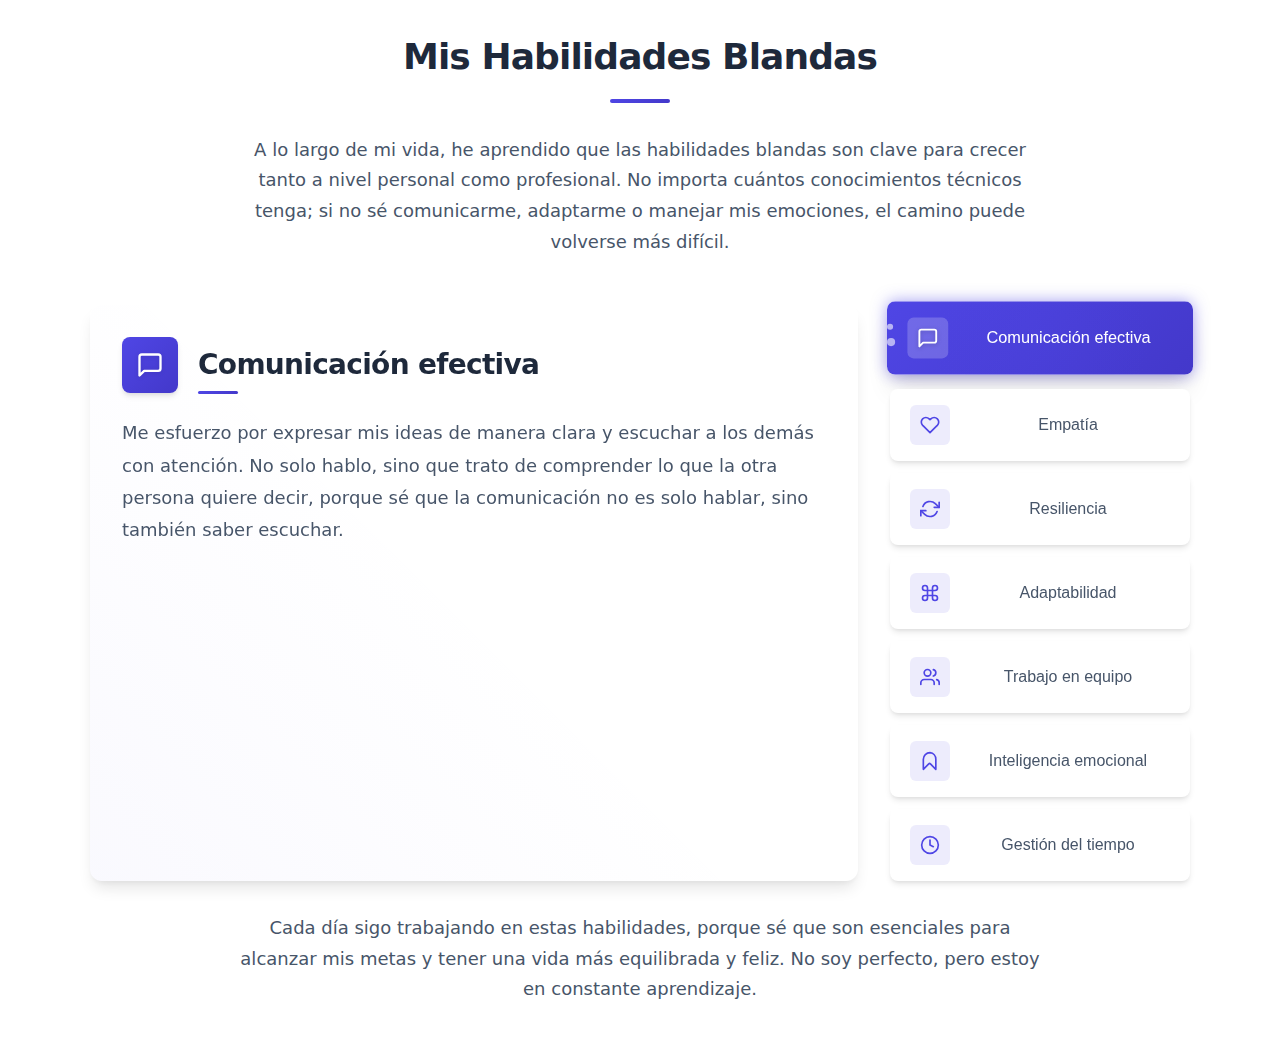
<file: mi portafolio/indexing.html>
<!DOCTYPE html>
<html lang="es">
<head>
    <meta charset="UTF-8">
    <meta name="viewport" content="width=device-width, initial-scale=1.0">
    <title>Mis Habilidades Blandas</title>
    <link rel="stylesheet" href="style.css">
</head>
<body>
    <section id="sobre-mi" class="section-padding">
        <div class="container">
            <div class="section-header" data-aos="fade-up">
                <h2 class="section-title">Mis Habilidades Blandas</h2>
                <div class="section-divider"></div>
            </div>
            
            <!-- Texto introductorio -->
            <p class="intro-text" data-aos="fade-up">
                A lo largo de mi vida, he aprendido que las habilidades blandas son clave para crecer tanto a nivel personal como profesional. No importa cuántos conocimientos técnicos tenga; si no sé comunicarme, adaptarme o manejar mis emociones, el camino puede volverse más difícil.
            </p>
            
            <!-- Panel con botones a la derecha y efectos avanzados -->
            <div class="sidebar-skills-container" data-aos="fade-up">
                <div class="sidebar-layout">
                    <!-- Panel de contenido a la izquierda -->
                    <div class="sidebar-content-panel">
                        <div id="comunicacion" class="sidebar-content active">
                            <div class="sidebar-content-inner">
                                <div class="sidebar-content-header">
                                    <div class="sidebar-content-icon">
                                        <svg xmlns="http://www.w3.org/2000/svg" viewBox="0 0 24 24" width="24" height="24" fill="none" stroke="currentColor" stroke-width="2" stroke-linecap="round" stroke-linejoin="round">
                                            <path d="M21 15a2 2 0 0 1-2 2H7l-4 4V5a2 2 0 0 1 2-2h14a2 2 0 0 1 2 2z"></path>
                                        </svg>
                                    </div>
                                    <h4>Comunicación efectiva</h4>
                                </div>
                                <div class="sidebar-content-body">
                                    <p>Me esfuerzo por expresar mis ideas de manera clara y escuchar a los demás con atención. No solo hablo, sino que trato de comprender lo que la otra persona quiere decir, porque sé que la comunicación no es solo hablar, sino también saber escuchar.</p>
                                </div>
                            </div>
                        </div>
                        
                        <div id="empatia" class="sidebar-content">
                            <div class="sidebar-content-inner">
                                <div class="sidebar-content-header">
                                    <div class="sidebar-content-icon">
                                        <svg xmlns="http://www.w3.org/2000/svg" viewBox="0 0 24 24" width="24" height="24" fill="none" stroke="currentColor" stroke-width="2" stroke-linecap="round" stroke-linejoin="round">
                                            <path d="M20.84 4.61a5.5 5.5 0 0 0-7.78 0L12 5.67l-1.06-1.06a5.5 5.5 0 0 0-7.78 7.78l1.06 1.06L12 21.23l7.78-7.78 1.06-1.06a5.5 5.5 0 0 0 0-7.78z"></path>
                                        </svg>
                                    </div>
                                    <h4>Empatía</h4>
                                </div>
                                <div class="sidebar-content-body">
                                    <p>Siempre intento ponerme en el lugar de los demás antes de juzgar. Entender lo que sienten y cómo ven el mundo me ayuda a crear relaciones más fuertes y sinceras.</p>
                                </div>
                            </div>
                        </div>
                        
                        <div id="resiliencia" class="sidebar-content">
                            <div class="sidebar-content-inner">
                                <div class="sidebar-content-header">
                                    <div class="sidebar-content-icon">
                                        <svg xmlns="http://www.w3.org/2000/svg" viewBox="0 0 24 24" width="24" height="24" fill="none" stroke="currentColor" stroke-width="2" stroke-linecap="round" stroke-linejoin="round">
                                            <path d="M23 4v6h-6"></path>
                                            <path d="M1 20v-6h6"></path>
                                            <path d="M3.51 9a9 9 0 0 1 14.85-3.36L23 10"></path>
                                            <path d="M20.49 15a9 9 0 0 1-14.85 3.36L1 14"></path>
                                        </svg>
                                    </div>
                                    <h4>Resiliencia</h4>
                                </div>
                                <div class="sidebar-content-body">
                                    <p>No todo sale bien a la primera, y he aprendido a no rendirme. Cada error o dificultad es una oportunidad para mejorar, y en vez de desmotivarme, busco la forma de seguir adelante con más fuerza.</p>
                                </div>
                            </div>
                        </div>
                        
                        <div id="adaptabilidad" class="sidebar-content">
                            <div class="sidebar-content-inner">
                                <div class="sidebar-content-header">
                                    <div class="sidebar-content-icon">
                                        <svg xmlns="http://www.w3.org/2000/svg" viewBox="0 0 24 24" width="24" height="24" fill="none" stroke="currentColor" stroke-width="2" stroke-linecap="round" stroke-linejoin="round">
                                            <path d="M18 3a3 3 0 0 0-3 3v12a3 3 0 0 0 3 3 3 3 0 0 0 3-3 3 3 0 0 0-3-3H6a3 3 0 0 0-3 3 3 3 0 0 0 3 3 3 3 0 0 0 3-3V6a3 3 0 0 0-3-3 3 3 0 0 0-3 3 3 3 0 0 0 3 3h12a3 3 0 0 0 3-3 3 3 0 0 0-3-3z"></path>
                                        </svg>
                                    </div>
                                    <h4>Adaptabilidad</h4>
                                </div>
                                <div class="sidebar-content-body">
                                    <p>El cambio es inevitable, y en lugar de resistirme, prefiero ajustarme a las circunstancias. Sé que cada situación nueva trae oportunidades para aprender, y eso me impulsa a mejorar constantemente.</p>
                                </div>
                            </div>
                        </div>
                        
                        <div id="trabajo-equipo" class="sidebar-content">
                            <div class="sidebar-content-inner">
                                <div class="sidebar-content-header">
                                    <div class="sidebar-content-icon">
                                        <svg xmlns="http://www.w3.org/2000/svg" viewBox="0 0 24 24" width="24" height="24" fill="none" stroke="currentColor" stroke-width="2" stroke-linecap="round" stroke-linejoin="round">
                                            <path d="M17 21v-2a4 4 0 0 0-4-4H5a4 4 0 0 0-4 4v2"></path>
                                            <circle cx="9" cy="7" r="4"></circle>
                                            <path d="M23 21v-2a4 4 0 0 0-3-3.87"></path>
                                            <path d="M16 3.13a4 4 0 0 1 0 7.75"></path>
                                        </svg>
                                    </div>
                                    <h4>Trabajo en equipo</h4>
                                </div>
                                <div class="sidebar-content-body">
                                    <p>Me gusta colaborar con otros, compartir ideas y aprender de diferentes puntos de vista. Sé que el éxito rara vez se logra solo, y trabajar con otras personas me ayuda a crecer y lograr mejores resultados.</p>
                                </div>
                            </div>
                        </div>
                        
                        <div id="inteligencia-emocional" class="sidebar-content">
                            <div class="sidebar-content-inner">
                                <div class="sidebar-content-header">
                                    <div class="sidebar-content-icon">
                                        <svg xmlns="http://www.w3.org/2000/svg" viewBox="0 0 24 24" width="24" height="24" fill="none" stroke="currentColor" stroke-width="2" stroke-linecap="round" stroke-linejoin="round">
                                            <path d="M12 2a8 8 0 0 0-8 8v12l6.5-6.5c.5-.5 1.5-.5 2 0L19 22V10a8 8 0 0 0-7-8z"></path>
                                        </svg>
                                    </div>
                                    <h4>Inteligencia emocional</h4>
                                </div>
                                <div class="sidebar-content-body">
                                    <p>Con el tiempo, he aprendido a manejar mis emociones en momentos de presión. En lugar de reaccionar impulsivamente, trato de pensar antes de actuar y controlar mi estrés para tomar mejores decisiones.</p>
                                </div>
                            </div>
                        </div>
                        
                        <div id="gestion-tiempo" class="sidebar-content">
                            <div class="sidebar-content-inner">
                                <div class="sidebar-content-header">
                                    <div class="sidebar-content-icon">
                                        <svg xmlns="http://www.w3.org/2000/svg" viewBox="0 0 24 24" width="24" height="24" fill="none" stroke="currentColor" stroke-width="2" stroke-linecap="round" stroke-linejoin="round">
                                            <circle cx="12" cy="12" r="10"></circle>
                                            <polyline points="12 6 12 12 16 14"></polyline>
                                        </svg>
                                    </div>
                                    <h4>Gestión del tiempo</h4>
                                </div>
                                <div class="sidebar-content-body">
                                    <p>Organizar mis actividades y establecer prioridades me ayuda a ser más eficiente. No siempre es fácil, pero intento aprovechar el tiempo al máximo para lograr mis objetivos sin descuidar mi bienestar.</p>
                                </div>
                            </div>
                        </div>
                    </div>
                    
                    <!-- Navegación a la derecha -->
                    <div class="sidebar-nav">
                        <div class="sidebar-nav-container">
                            <button class="sidebar-nav-item active" data-skill="comunicacion">
                                <div class="sidebar-nav-icon">
                                    <svg xmlns="http://www.w3.org/2000/svg" viewBox="0 0 24 24" width="24" height="24" fill="none" stroke="currentColor" stroke-width="2" stroke-linecap="round" stroke-linejoin="round">
                                        <path d="M21 15a2 2 0 0 1-2 2H7l-4 4V5a2 2 0 0 1 2-2h14a2 2 0 0 1 2 2z"></path>
                                    </svg>
                                </div>
                                <span class="sidebar-nav-label">Comunicación efectiva</span>
                                <div class="sidebar-nav-glow"></div>
                                <div class="sidebar-nav-particles"></div>
                            </button>
                            
                            <button class="sidebar-nav-item" data-skill="empatia">
                                <div class="sidebar-nav-icon">
                                    <svg xmlns="http://www.w3.org/2000/svg" viewBox="0 0 24 24" width="24" height="24" fill="none" stroke="currentColor" stroke-width="2" stroke-linecap="round" stroke-linejoin="round">
                                        <path d="M20.84 4.61a5.5 5.5 0 0 0-7.78 0L12 5.67l-1.06-1.06a5.5 5.5 0 0 0-7.78 7.78l1.06 1.06L12 21.23l7.78-7.78 1.06-1.06a5.5 5.5 0 0 0 0-7.78z"></path>
                                    </svg>
                                </div>
                                <span class="sidebar-nav-label">Empatía</span>
                                <div class="sidebar-nav-glow"></div>
                                <div class="sidebar-nav-particles"></div>
                            </button>
                            
                            <button class="sidebar-nav-item" data-skill="resiliencia">
                                <div class="sidebar-nav-icon">
                                    <svg xmlns="http://www.w3.org/2000/svg" viewBox="0 0 24 24" width="24" height="24" fill="none" stroke="currentColor" stroke-width="2" stroke-linecap="round" stroke-linejoin="round">
                                        <path d="M23 4v6h-6"></path>
                                        <path d="M1 20v-6h6"></path>
                                        <path d="M3.51 9a9 9 0 0 1 14.85-3.36L23 10"></path>
                                        <path d="M20.49 15a9 9 0 0 1-14.85 3.36L1 14"></path>
                                    </svg>
                                </div>
                                <span class="sidebar-nav-label">Resiliencia</span>
                                <div class="sidebar-nav-glow"></div>
                                <div class="sidebar-nav-particles"></div>
                            </button>
                            
                            <button class="sidebar-nav-item" data-skill="adaptabilidad">
                                <div class="sidebar-nav-icon">
                                    <svg xmlns="http://www.w3.org/2000/svg" viewBox="0 0 24 24" width="24" height="24" fill="none" stroke="currentColor" stroke-width="2" stroke-linecap="round" stroke-linejoin="round">
                                        <path d="M18 3a3 3 0 0 0-3 3v12a3 3 0 0 0 3 3 3 3 0 0 0 3-3 3 3 0 0 0-3-3H6a3 3 0 0 0-3 3 3 3 0 0 0 3 3 3 3 0 0 0 3-3V6a3 3 0 0 0-3-3 3 3 0 0 0-3 3 3 3 0 0 0 3 3h12a3 3 0 0 0 3-3 3 3 0 0 0-3-3z"></path>
                                    </svg>
                                </div>
                                <span class="sidebar-nav-label">Adaptabilidad</span>
                                <div class="sidebar-nav-glow"></div>
                                <div class="sidebar-nav-particles"></div>
                            </button>
                            
                            <button class="sidebar-nav-item" data-skill="trabajo-equipo">
                                <div class="sidebar-nav-icon">
                                    <svg xmlns="http://www.w3.org/2000/svg" viewBox="0 0 24 24" width="24" height="24" fill="none" stroke="currentColor" stroke-width="2" stroke-linecap="round" stroke-linejoin="round">
                                        <path d="M17 21v-2a4 4 0 0 0-4-4H5a4 4 0 0 0-4 4v2"></path>
                                        <circle cx="9" cy="7" r="4"></circle>
                                        <path d="M23 21v-2a4 4 0 0 0-3-3.87"></path>
                                        <path d="M16 3.13a4 4 0 0 1 0 7.75"></path>
                                    </svg>
                                </div>
                                <span class="sidebar-nav-label">Trabajo en equipo</span>
                                <div class="sidebar-nav-glow"></div>
                                <div class="sidebar-nav-particles"></div>
                            </button>
                            
                            <button class="sidebar-nav-item" data-skill="inteligencia-emocional">
                                <div class="sidebar-nav-icon">
                                    <svg xmlns="http://www.w3.org/2000/svg" viewBox="0 0 24 24" width="24" height="24" fill="none" stroke="currentColor" stroke-width="2" stroke-linecap="round" stroke-linejoin="round">
                                        <path d="M12 2a8 8 0 0 0-8 8v12l6.5-6.5c.5-.5 1.5-.5 2 0L19 22V10a8 8 0 0 0-7-8z"></path>
                                    </svg>
                                </div>
                                <span class="sidebar-nav-label">Inteligencia emocional</span>
                                <div class="sidebar-nav-glow"></div>
                                <div class="sidebar-nav-particles"></div>
                            </button>
                            
                            <button class="sidebar-nav-item" data-skill="gestion-tiempo">
                                <div class="sidebar-nav-icon">
                                    <svg xmlns="http://www.w3.org/2000/svg" viewBox="0 0 24 24" width="24" height="24" fill="none" stroke="currentColor" stroke-width="2" stroke-linecap="round" stroke-linejoin="round">
                                        <circle cx="12" cy="12" r="10"></circle>
                                        <polyline points="12 6 12 12 16 14"></polyline>
                                    </svg>
                                </div>
                                <span class="sidebar-nav-label">Gestión del tiempo</span>
                                <div class="sidebar-nav-glow"></div>
                                <div class="sidebar-nav-particles"></div>
                            </button>
                        </div>
                    </div>
                </div>
                
                <!-- Texto de cierre -->
                <p class="closing-text-sidebar">
                    Cada día sigo trabajando en estas habilidades, porque sé que son esenciales para alcanzar mis metas y tener una vida más equilibrada y feliz. No soy perfecto, pero estoy en constante aprendizaje.
                </p>
            </div>
        </div>
    </section>

    <script>
        // Script avanzado para manejar la interactividad y efectos
        document.addEventListener('DOMContentLoaded', function() {
            const navItems = document.querySelectorAll('.sidebar-nav-item');
            const contentItems = document.querySelectorAll('.sidebar-content');
            
            // Función para crear partículas adicionales
            function createParticles(element) {
                const particlesContainer = element.querySelector('.sidebar-nav-particles');
                if (!particlesContainer) return;
                
                // Limpiar partículas existentes
                const existingParticles = particlesContainer.querySelectorAll('.particle');
                existingParticles.forEach(p => p.remove());
                
                // Crear nuevas partículas
                for (let i = 0; i < 3; i++) {
                    const particle = document.createElement('div');
                    particle.classList.add('particle');
                    particle.style.width = `${Math.random() * 4 + 2}px`;
                    particle.style.height = particle.style.width;
                    particle.style.background = 'rgba(255, 255, 255, 0.7)';
                    particle.style.borderRadius = '50%';
                    particle.style.position = 'absolute';
                    particle.style.top = `${Math.random() * 100}%`;
                    particle.style.left = `${Math.random() * 30}%`;
                    particle.style.opacity = '0';
                    particle.style.animation = `particleCustom ${Math.random() * 2 + 2}s forwards`;
                    particle.style.animationDelay = `${Math.random() * 1}s`;
                    
                    particlesContainer.appendChild(particle);
                }
            }
            
            // Manejar clics en los elementos de navegación
            navItems.forEach(item => {
                item.addEventListener('click', function() {
                    // Obtener el ID de la habilidad
                    const skillId = this.getAttribute('data-skill');
                    
                    // Actualizar clases activas
                    navItems.forEach(nav => nav.classList.remove('active'));
                    contentItems.forEach(content => content.classList.remove('active'));
                    
                    // Activar el elemento actual
                    this.classList.add('active');
                    document.getElementById(skillId).classList.add('active');
                    
                    // Crear efecto de partículas
                    createParticles(this);
                });
                
                // Añadir efectos de hover
                item.addEventListener('mouseenter', function() {
                    const glow = this.querySelector('.sidebar-nav-glow');
                    if (glow) {
                        glow.style.opacity = '0.3';
                    }
                });
                
                item.addEventListener('mouseleave', function() {
                    if (!this.classList.contains('active')) {
                        const glow = this.querySelector('.sidebar-nav-glow');
                        if (glow) {
                            glow.style.opacity = '0';
                        }
                    }
                });
            });
            
            // Crear partículas iniciales para el elemento activo
            const activeNavItem = document.querySelector('.sidebar-nav-item.active');
            if (activeNavItem) {
                createParticles(activeNavItem);
            }
            
            // Añadir estilos dinámicos para animaciones
            const style = document.createElement('style');
            style.textContent = `
                @keyframes particleCustom {
                    0% {
                        transform: translateX(0) translateY(0);
                        opacity: 0;
                    }
                    20% {
                        opacity: 1;
                    }
                    100% {
                        transform: translateX(300px) translateY(${Math.random() * 100 - 50}px);
                        opacity: 0;
                    }
                }
            `;
            document.head.appendChild(style);
        });
    </script>
</body>
</html>
</file>
<file: mi portafolio/style.css>
/* Estilos avanzados con efectos visuales */
:root {
    --primary-color: #4f46e5;
    --primary-light: #eef2ff;
    --primary-dark: #4338ca;
    --primary-gradient: linear-gradient(135deg, #4f46e5, #4338ca);
    --secondary-color: #06b6d4;
    --secondary-gradient: linear-gradient(135deg, #06b6d4, #0891b2);
    --accent-color: #8b5cf6;
    --accent-gradient: linear-gradient(135deg, #8b5cf6, #7c3aed);
    --text-dark: #1e293b;
    --text-medium: #475569;
    --text-light: #64748b;
    --white: #ffffff;
    --gray-50: #f8fafc;
    --gray-100: #f1f5f9;
    --gray-200: #e2e8f0;
    --gray-300: #cbd5e1;
    --gray-800: #1e293b;
    --gray-900: #0f172a;
    --shadow-sm: 0 1px 2px rgba(0, 0, 0, 0.05);
    --shadow-md: 0 4px 6px -1px rgba(0, 0, 0, 0.1), 0 2px 4px -1px rgba(0, 0, 0, 0.06);
    --shadow-lg: 0 10px 15px -3px rgba(0, 0, 0, 0.1), 0 4px 6px -2px rgba(0, 0, 0, 0.05);
    --shadow-xl: 0 20px 25px -5px rgba(0, 0, 0, 0.1), 0 10px 10px -5px rgba(0, 0, 0, 0.04);
    --shadow-glow: 0 0 15px rgba(79, 70, 229, 0.5);
    --transition-fast: 0.2s ease;
    --transition-medium: 0.3s ease;
    --transition-slow: 0.5s ease;
    --border-radius-sm: 0.25rem;
    --border-radius-md: 0.375rem;
    --border-radius-lg: 0.5rem;
    --border-radius-xl: 0.75rem;
    --font-sans: system-ui, -apple-system, BlinkMacSystemFont, "Segoe UI", Roboto, "Helvetica Neue", Arial, sans-serif;
  }
  
  /* Estilos generales */
  body {
    font-family: var(--font-sans);
    color: var(--text-dark);
    line-height: 1.5;
  }
  
  .section-title {
    font-size: 2.25rem;
    text-align: center;
    color: var(--text-dark);
    margin-bottom: 0.5rem;
    font-weight: 700;
    letter-spacing: -0.025em;
  }
  
  .section-divider {
    height: 4px;
    width: 60px;
    background: var(--primary-gradient);
    margin: 15px auto 30px;
    border-radius: var(--border-radius-sm);
  }
  
  .intro-text,
  .closing-text-sidebar {
    text-align: center;
    max-width: 800px;
    margin: 2rem auto;
    line-height: 1.7;
    color: var(--text-medium);
    font-size: 1.125rem;
    font-weight: 400;
  }
  
  /* Contenedor principal con layout de sidebar */
  .sidebar-skills-container {
    max-width: 1100px;
    margin: 3rem auto;
    padding: 0 1rem;
  }
  
  .sidebar-layout {
    display: flex;
    flex-direction: row;
    gap: 2rem;
    position: relative;
    min-height: 400px;
  }
  
  /* Panel de contenido a la izquierda */
  .sidebar-content-panel {
    flex: 1;
    background-color: var(--white);
    border-radius: var(--border-radius-xl);
    box-shadow: var(--shadow-lg);
    overflow: hidden;
    position: relative;
    z-index: 1;
    transition: all var(--transition-medium);
  }
  
  .sidebar-content-panel::before {
    content: "";
    position: absolute;
    top: 0;
    left: 0;
    width: 100%;
    height: 100%;
    background: linear-gradient(45deg, rgba(79, 70, 229, 0.03) 0%, rgba(79, 70, 229, 0) 50%);
    z-index: -1;
  }
  
  .sidebar-content {
    display: none;
    opacity: 0;
    transition: all var(--transition-medium);
  }
  
  .sidebar-content.active {
    display: block;
    opacity: 1;
    animation: fadeInLeft 0.5s ease forwards;
  }
  
  .sidebar-content-inner {
    padding: 2rem;
  }
  
  .sidebar-content-header {
    display: flex;
    align-items: center;
    margin-bottom: 1.5rem;
    position: relative;
  }
  
  .sidebar-content-icon {
    display: flex;
    align-items: center;
    justify-content: center;
    width: 3.5rem;
    height: 3.5rem;
    background: var(--primary-gradient);
    border-radius: var(--border-radius-lg);
    margin-right: 1.25rem;
    color: var(--white);
    position: relative;
    overflow: hidden;
    box-shadow: var(--shadow-md);
  }
  
  .sidebar-content-icon::after {
    content: "";
    position: absolute;
    top: 0;
    left: -100%;
    width: 100%;
    height: 100%;
    background: linear-gradient(90deg, transparent, rgba(255, 255, 255, 0.2), transparent);
    animation: shimmer 2s infinite;
  }
  
  .sidebar-content-icon svg {
    width: 1.75rem;
    height: 1.75rem;
    filter: drop-shadow(0 1px 2px rgba(0, 0, 0, 0.1));
  }
  
  .sidebar-content-header h4 {
    font-size: 1.75rem;
    margin: 0;
    font-weight: 700;
    color: var(--text-dark);
    letter-spacing: -0.025em;
    position: relative;
    display: inline-block;
  }
  
  .sidebar-content-header h4::after {
    content: "";
    position: absolute;
    bottom: -0.5rem;
    left: 0;
    width: 2.5rem;
    height: 3px;
    background: var(--primary-gradient);
    border-radius: var(--border-radius-sm);
  }
  
  .sidebar-content-body {
    color: var(--text-medium);
    line-height: 1.8;
  }
  
  .sidebar-content-body p {
    margin: 0;
    font-size: 1.125rem;
    position: relative;
    z-index: 1;
  }
  
  /* Navegación a la derecha */
  .sidebar-nav {
    width: 300px;
    position: relative;
  }
  
  .sidebar-nav-container {
    display: flex;
    flex-direction: column;
    gap: 0.75rem;
    position: sticky;
    top: 2rem;
  }
  
  .sidebar-nav-item {
    display: flex;
    align-items: center;
    padding: 1rem 1.25rem;
    border: none;
    background-color: var(--white);
    color: var(--text-medium);
    font-weight: 500;
    font-size: 1rem;
    transition: all var(--transition-medium);
    position: relative;
    border-radius: var(--border-radius-lg);
    box-shadow: var(--shadow-md);
    overflow: hidden;
    cursor: pointer;
    z-index: 1;
  }
  
  .sidebar-nav-item::before {
    content: "";
    position: absolute;
    top: 0;
    left: 0;
    width: 100%;
    height: 100%;
    background: var(--primary-gradient);
    opacity: 0;
    transition: opacity var(--transition-medium);
    z-index: -1;
  }
  
  .sidebar-nav-item:hover {
    color: var(--primary-color);
    transform: translateY(-3px) scale(1.02);
    box-shadow: var(--shadow-lg);
  }
  
  .sidebar-nav-item.active {
    color: var(--white);
    transform: translateY(-3px) scale(1.02);
    box-shadow: var(--shadow-xl), var(--shadow-glow);
  }
  
  .sidebar-nav-item.active::before {
    opacity: 1;
  }
  
  .sidebar-nav-icon {
    display: flex;
    align-items: center;
    justify-content: center;
    width: 2.5rem;
    height: 2.5rem;
    background-color: rgba(79, 70, 229, 0.1);
    border-radius: var(--border-radius-md);
    margin-right: 1rem;
    color: var(--primary-color);
    transition: all var(--transition-medium);
    position: relative;
    overflow: hidden;
  }
  
  .sidebar-nav-item.active .sidebar-nav-icon {
    background-color: rgba(255, 255, 255, 0.2);
    color: var(--white);
  }
  
  .sidebar-nav-icon svg {
    width: 1.25rem;
    height: 1.25rem;
    transition: all var(--transition-medium);
  }
  
  .sidebar-nav-item:hover .sidebar-nav-icon svg {
    transform: scale(1.1);
  }
  
  .sidebar-nav-item.active .sidebar-nav-icon svg {
    transform: scale(1.1);
    filter: drop-shadow(0 1px 2px rgba(0, 0, 0, 0.2));
  }
  
  .sidebar-nav-label {
    flex: 1;
    white-space: nowrap;
    overflow: hidden;
    text-overflow: ellipsis;
    transition: all var(--transition-medium);
  }
  
  /* Efectos de brillo y partículas */
  .sidebar-nav-glow {
    position: absolute;
    top: 0;
    left: 0;
    width: 100%;
    height: 100%;
    background: radial-gradient(circle at center, rgba(79, 70, 229, 0.5) 0%, transparent 70%);
    opacity: 0;
    transition: opacity var(--transition-medium);
    z-index: -1;
    pointer-events: none;
  }
  
  .sidebar-nav-item:hover .sidebar-nav-glow {
    opacity: 0.3;
  }
  
  .sidebar-nav-item.active .sidebar-nav-glow {
    opacity: 0.4;
    animation: pulse 2s infinite;
  }
  
  .sidebar-nav-particles {
    position: absolute;
    top: 0;
    left: 0;
    width: 100%;
    height: 100%;
    overflow: hidden;
    pointer-events: none;
  }
  
  .sidebar-nav-item.active .sidebar-nav-particles::before,
  .sidebar-nav-item.active .sidebar-nav-particles::after {
    content: "";
    position: absolute;
    width: 8px;
    height: 8px;
    border-radius: 50%;
    background-color: rgba(255, 255, 255, 0.6);
    top: 50%;
    left: 0;
    animation: particleLeft 3s infinite linear;
  }
  
  .sidebar-nav-item.active .sidebar-nav-particles::after {
    width: 6px;
    height: 6px;
    top: 30%;
    animation: particleRight 4s infinite linear;
    animation-delay: 1s;
  }
  
  /* Animaciones */
  @keyframes fadeInLeft {
    from {
      opacity: 0;
      transform: translateX(-20px);
    }
    to {
      opacity: 1;
      transform: translateX(0);
    }
  }
  
  @keyframes shimmer {
    0% {
      left: -100%;
    }
    100% {
      left: 100%;
    }
  }
  
  @keyframes pulse {
    0% {
      opacity: 0.4;
      transform: scale(1);
    }
    50% {
      opacity: 0.6;
      transform: scale(1.05);
    }
    100% {
      opacity: 0.4;
      transform: scale(1);
    }
  }
  
  @keyframes particleLeft {
    0% {
      transform: translateX(0) translateY(0);
      opacity: 0;
    }
    20% {
      opacity: 1;
    }
    100% {
      transform: translateX(300px) translateY(-50px);
      opacity: 0;
    }
  }
  
  @keyframes particleRight {
    0% {
      transform: translateX(0) translateY(0);
      opacity: 0;
    }
    20% {
      opacity: 1;
    }
    100% {
      transform: translateX(300px) translateY(50px);
      opacity: 0;
    }
  }
  
  /* Diseño responsivo */
  @media (max-width: 992px) {
    .sidebar-layout {
      flex-direction: column-reverse;
      gap: 1.5rem;
    }
  
    .sidebar-nav {
      width: 100%;
    }
  
    .sidebar-nav-container {
      position: relative;
      top: 0;
      display: grid;
      grid-template-columns: repeat(auto-fill, minmax(200px, 1fr));
    }
  
    .sidebar-nav-item {
      padding: 0.875rem 1rem;
    }
  
    .sidebar-nav-icon {
      width: 2.25rem;
      height: 2.25rem;
      margin-right: 0.75rem;
    }
  
    .sidebar-content-inner {
      padding: 1.5rem;
    }
  
    .sidebar-content-icon {
      width: 3rem;
      height: 3rem;
    }
  
    .sidebar-content-header h4 {
      font-size: 1.5rem;
    }
  }
  
  @media (max-width: 640px) {
    .sidebar-nav-container {
      grid-template-columns: 1fr;
      gap: 0.5rem;
    }
  
    .sidebar-nav-item {
      padding: 0.75rem 1rem;
    }
  
    .sidebar-nav-icon {
      width: 2rem;
      height: 2rem;
      margin-right: 0.625rem;
    }
  
    .sidebar-nav-icon svg {
      width: 1.125rem;
      height: 1.125rem;
    }
  
    .sidebar-content-inner {
      padding: 1.25rem;
    }
  
    .sidebar-content-icon {
      width: 2.75rem;
      height: 2.75rem;
      margin-right: 1rem;
    }
  
    .sidebar-content-icon svg {
      width: 1.5rem;
      height: 1.5rem;
    }
  
    .sidebar-content-header h4 {
      font-size: 1.375rem;
    }
  
    .sidebar-content-body p {
      font-size: 1rem;
    }
  }
</file>
<file: mi portafolio/styles.css>
/*====================
  TABLE OF CONTENTS
=====================
 1. CSS Variables
 2. Base Styles & Reset
 3. Typography
 4. Layout & Containers
 5. Buttons & Interactive Elements
 6. Header & Navigation
 7. Hero Section
 8. About Section
 9. Skills Section
10. Projects Section
11. Contact Section
12. Footer
13. Animations & Effects
14. Media Queries
====================*/

/*====================
  1. CSS Variables
====================*/
:root {
    /* Colors */
    --primary-color: #1b365d; /* Azul corporativo profundo */
    --primary-dark: #12253a; /* Azul marino elegante */
    --primary-light: #2a4d77; /* Azul más vibrante pero serio */
    --primary-gradient: linear-gradient(135deg, #1b365d, #12253a);
  
    --secondary-color: #8b1e3f; /* Rojo vino sofisticado */
    --secondary-gradient: linear-gradient(135deg, #8b1e3f, #6d1730);
  
    --accent-color: #d4a537; /* Dorado sutil y elegante */
    --accent-gradient: linear-gradient(135deg, #d4a537, #b38929);
  
    --text-dark: #f1f5f9; /* Gris claro para alta legibilidad */
    --text-medium: #d0d7df; /* Gris suave y profesional */
    --text-light: #ffffff; /* Blanco puro para contraste */
  
    --bg-light: #1e2833; /* Azul gris oscuro, moderno y sobrio */
    --bg-white: #151e27; /* Azul gris profesional en vez de blanco */
    --bg-dark: #0a1016; /* Azul casi negro, sofisticado */
    --bg-card: #202a36; /* Azul grisáceo para tarjetas elegantes */
  
    --border-color: #5a6270; /* Gris neutro refinado */
    --success-color: #1f8a70; /* Verde esmeralda profesional */
    --warning-color: #e0a800; /* Amarillo oro discreto */
    --error-color: #c53030; /* Rojo intenso pero elegante */
  
    /* Typography */
    --font-primary: "Poppins", sans-serif;
    --font-size-base: 1rem;
    --font-size-sm: 0.875rem;
    --font-size-lg: 1.125rem;
    --font-size-xl: 1.5rem;
    --font-size-2xl: 2rem;
    --font-size-3xl: 2.5rem;
    --font-size-4xl: 3rem;
  
    /* Spacing */
    --spacing-xs: 0.5rem;
    --spacing-sm: 1rem;
    --spacing-md: 1.5rem;
    --spacing-lg: 2rem;
    --spacing-xl: 3rem;
    --spacing-2xl: 5rem;
  
    /* Borders */
    --border-radius-sm: 0.25rem;
    --border-radius-md: 0.5rem;
    --border-radius-lg: 1rem;
    --border-radius-xl: 0.75rem;
    --border-radius-full: 9999px;
  
    /* Shadows */
    --shadow-sm: 0 2px 4px rgba(0, 0, 0, 0.2);
    --shadow-md: 0 4px 6px rgba(0, 0, 0, 0.3);
    --shadow-lg: 0 10px 15px rgba(0, 0, 0, 0.4);
    --shadow-xl: 0 15px 25px rgba(0, 0, 0, 0.5);
    --shadow-glow: 0 0 15px rgba(27, 54, 93, 0.6);
    --shadow-accent-glow: 0 0 15px rgba(212, 165, 55, 0.4);
  
    /* Transitions */
    --transition-fast: 0.2s ease;
    --transition-medium: 0.3s ease;
    --transition-slow: 0.5s ease;
  }
 /* Estilos generales */
 body {
    font-family: var(--font-sans);
    color: var(--text-dark);
    line-height: 1.5;
  }
  
  .section-title {
    font-size: 2.25rem;
    text-align: center;
    color: var(--text-dark);
    margin-bottom: 0.5rem;
    font-weight: 700;
    letter-spacing: -0.025em;
  }
  
  .section-divider {
    height: 4px;
    width: 60px;
    background: var(--primary-gradient);
    margin: 15px auto 30px;
    border-radius: var(--border-radius-sm);
  }
  
  .intro-text,
  .closing-text-sidebar {
    text-align: center;
    max-width: 800px;
    margin: 2rem auto;
    line-height: 1.7;
    color: var(--text-medium);
    font-size: 1.125rem;
    font-weight: 400;
  }
  
  /* Contenedor principal con layout de sidebar */
  .sidebar-skills-container {
    max-width: 1100px;
    margin: 3rem auto;
    padding: 0 1rem;
  }
  
  .sidebar-layout {
    display: flex;
    flex-direction: row;
    gap: 2rem;
    position: relative;
    min-height: 400px;
  }
  
  /* Panel de contenido a la izquierda */
  .sidebar-content-panel {
    flex: 1;
    background-color: var(--white);
    border-radius: var(--border-radius-xl);
    box-shadow: var(--shadow-lg);
    overflow: hidden;
    position: relative;
    z-index: 1;
    transition: all var(--transition-medium);
  }
  
  .sidebar-content-panel::before {
    content: "";
    position: absolute;
    top: 0;
    left: 0;
    width: 100%;
    height: 100%;
    background: linear-gradient(45deg, rgba(79, 70, 229, 0.03) 0%, rgba(79, 70, 229, 0) 50%);
    z-index: -1;
  }
  
  .sidebar-content {
    display: none;
    opacity: 0;
    transition: all var(--transition-medium);
  }
  
  .sidebar-content.active {
    display: block;
    opacity: 1;
    animation: fadeInLeft 0.5s ease forwards;
  }
  
  .sidebar-content-inner {
    padding: 2rem;
  }
  
  .sidebar-content-header {
    display: flex;
    align-items: center;
    margin-bottom: 1.5rem;
    position: relative;
  }
  
  .sidebar-content-icon {
    display: flex;
    align-items: center;
    justify-content: center;
    width: 3.5rem;
    height: 3.5rem;
    background: var(--primary-gradient);
    border-radius: var(--border-radius-lg);
    margin-right: 1.25rem;
    color: var(--white);
    position: relative;
    overflow: hidden;
    box-shadow: var(--shadow-md);
  }
  
  .sidebar-content-icon::after {
    content: "";
    position: absolute;
    top: 0;
    left: -100%;
    width: 100%;
    height: 100%;
    background: linear-gradient(90deg, transparent, rgba(255, 255, 255, 0.2), transparent);
    animation: shimmer 2s infinite;
  }
  
  .sidebar-content-icon svg {
    width: 1.75rem;
    height: 1.75rem;
    filter: drop-shadow(0 1px 2px rgba(0, 0, 0, 0.1));
  }
  
  .sidebar-content-header h4 {
    font-size: 1.75rem;
    margin: 0;
    font-weight: 700;
    color: var(--text-dark);
    letter-spacing: -0.025em;
    position: relative;
    display: inline-block;
  }
  
  .sidebar-content-header h4::after {
    content: "";
    position: absolute;
    bottom: -0.5rem;
    left: 0;
    width: 2.5rem;
    height: 3px;
    background: var(--primary-gradient);
    border-radius: var(--border-radius-sm);
  }
  
  .sidebar-content-body {
    color: var(--text-medium);
    line-height: 1.8;
  }
  
  .sidebar-content-body p {
    margin: 0;
    font-size: 1.125rem;
    position: relative;
    z-index: 1;
  }
  
  /* Navegación a la derecha */
  .sidebar-nav {
    width: 300px;
    position: relative;
  }
  
  .sidebar-nav-container {
    display: flex;
    flex-direction: column;
    gap: 0.75rem;
    position: sticky;
    top: 2rem;
  }
  
  .sidebar-nav-item {
    display: flex;
    align-items: center;
    padding: 1rem 1.25rem;
    border: none;
    background-color: var(--white);
    color: var(--text-medium);
    font-weight: 500;
    font-size: 1rem;
    transition: all var(--transition-medium);
    position: relative;
    border-radius: var(--border-radius-lg);
    box-shadow: var(--shadow-md);
    overflow: hidden;
    cursor: pointer;
    z-index: 1;
  }
  
  .sidebar-nav-item::before {
    content: "";
    position: absolute;
    top: 0;
    left: 0;
    width: 100%;
    height: 100%;
    background: var(--primary-gradient);
    opacity: 0;
    transition: opacity var(--transition-medium);
    z-index: -1;
  }
  
  .sidebar-nav-item:hover {
    color: var(--primary-color);
    transform: translateY(-3px) scale(1.02);
    box-shadow: var(--shadow-lg);
  }
  
  .sidebar-nav-item.active {
    color: var(--white);
    transform: translateY(-3px) scale(1.02);
    box-shadow: var(--shadow-xl), var(--shadow-glow);
  }
  
  .sidebar-nav-item.active::before {
    opacity: 1;
  }
  
  .sidebar-nav-icon {
    display: flex;
    align-items: center;
    justify-content: center;
    width: 2.5rem;
    height: 2.5rem;
    background-color: rgba(79, 70, 229, 0.1);
    border-radius: var(--border-radius-md);
    margin-right: 1rem;
    color: var(--primary-color);
    transition: all var(--transition-medium);
    position: relative;
    overflow: hidden;
  }
  
  .sidebar-nav-item.active .sidebar-nav-icon {
    background-color: rgba(255, 255, 255, 0.2);
    color: var(--white);
  }
  
  .sidebar-nav-icon svg {
    width: 1.25rem;
    height: 1.25rem;
    transition: all var(--transition-medium);
  }
  
  .sidebar-nav-item:hover .sidebar-nav-icon svg {
    transform: scale(1.1);
  }
  
  .sidebar-nav-item.active .sidebar-nav-icon svg {
    transform: scale(1.1);
    filter: drop-shadow(0 1px 2px rgba(0, 0, 0, 0.2));
  }
  
  .sidebar-nav-label {
    flex: 1;
    white-space: nowrap;
    overflow: hidden;
    text-overflow: ellipsis;
    transition: all var(--transition-medium);
  }
  
  /* Efectos de brillo y partículas */
  .sidebar-nav-glow {
    position: absolute;
    top: 0;
    left: 0;
    width: 100%;
    height: 100%;
    background: radial-gradient(circle at center, rgba(79, 70, 229, 0.5) 0%, transparent 70%);
    opacity: 0;
    transition: opacity var(--transition-medium);
    z-index: -1;
    pointer-events: none;
  }
  
  .sidebar-nav-item:hover .sidebar-nav-glow {
    opacity: 0.3;
  }
  
  .sidebar-nav-item.active .sidebar-nav-glow {
    opacity: 0.4;
    animation: pulse 2s infinite;
  }
  
  .sidebar-nav-particles {
    position: absolute;
    top: 0;
    left: 0;
    width: 100%;
    height: 100%;
    overflow: hidden;
    pointer-events: none;
  }
  
  .sidebar-nav-item.active .sidebar-nav-particles::before,
  .sidebar-nav-item.active .sidebar-nav-particles::after {
    content: "";
    position: absolute;
    width: 8px;
    height: 8px;
    border-radius: 50%;
    background-color: rgba(255, 255, 255, 0.6);
    top: 50%;
    left: 0;
    animation: particleLeft 3s infinite linear;
  }
  
  .sidebar-nav-item.active .sidebar-nav-particles::after {
    width: 6px;
    height: 6px;
    top: 30%;
    animation: particleRight 4s infinite linear;
    animation-delay: 1s;
  }
  
  /* Animaciones */
  @keyframes fadeInLeft {
    from {
      opacity: 0;
      transform: translateX(-20px);
    }
    to {
      opacity: 1;
      transform: translateX(0);
    }
  }
  
  @keyframes shimmer {
    0% {
      left: -100%;
    }
    100% {
      left: 100%;
    }
  }
  
  @keyframes pulse {
    0% {
      opacity: 0.4;
      transform: scale(1);
    }
    50% {
      opacity: 0.6;
      transform: scale(1.05);
    }
    100% {
      opacity: 0.4;
      transform: scale(1);
    }
  }
  
  @keyframes particleLeft {
    0% {
      transform: translateX(0) translateY(0);
      opacity: 0;
    }
    20% {
      opacity: 1;
    }
    100% {
      transform: translateX(300px) translateY(-50px);
      opacity: 0;
    }
  }
  
  @keyframes particleRight {
    0% {
      transform: translateX(0) translateY(0);
      opacity: 0;
    }
    20% {
      opacity: 1;
    }
    100% {
      transform: translateX(300px) translateY(50px);
      opacity: 0;
    }
  }
  
  /* Diseño responsivo */
  @media (max-width: 992px) {
    .sidebar-layout {
      flex-direction: column-reverse;
      gap: 1.5rem;
    }
  
    .sidebar-nav {
      width: 100%;
    }
  
    .sidebar-nav-container {
      position: relative;
      top: 0;
      display: grid;
      grid-template-columns: repeat(auto-fill, minmax(200px, 1fr));
    }
  
    .sidebar-nav-item {
      padding: 0.875rem 1rem;
    }
  
    .sidebar-nav-icon {
      width: 2.25rem;
      height: 2.25rem;
      margin-right: 0.75rem;
    }
  
    .sidebar-content-inner {
      padding: 1.5rem;
    }
  
    .sidebar-content-icon {
      width: 3rem;
      height: 3rem;
    }
  
    .sidebar-content-header h4 {
      font-size: 1.5rem;
    }
  }
  
  @media (max-width: 640px) {
    .sidebar-nav-container {
      grid-template-columns: 1fr;
      gap: 0.5rem;
    }
  
    .sidebar-nav-item {
      padding: 0.75rem 1rem;
    }
  
    .sidebar-nav-icon {
      width: 2rem;
      height: 2rem;
      margin-right: 0.625rem;
    }
  
    .sidebar-nav-icon svg {
      width: 1.125rem;
      height: 1.125rem;
    }
  
    .sidebar-content-inner {
      padding: 1.25rem;
    }
  
    .sidebar-content-icon {
      width: 2.75rem;
      height: 2.75rem;
      margin-right: 1rem;
    }
  
    .sidebar-content-icon svg {
      width: 1.5rem;
      height: 1.5rem;
    }
  
    .sidebar-content-header h4 {
      font-size: 1.375rem;
    }
  
    .sidebar-content-body p {
      font-size: 1rem;
    }
  }
  
  

/*====================
  2. Base Styles & Reset
====================*/
*, *::before, *::after {
    margin: 0;
    padding: 0;
    box-sizing: border-box;
}

html {
    scroll-behavior: smooth;
    font-size: 16px;
}

body {
    font-family: var(--font-primary);
    line-height: 1.6;
    color: var(--text-dark);
    background-color: var(--bg-light);
    overflow-x: hidden;
}

a {
    text-decoration: none;
    color: inherit;
    transition: color var(--transition-normal);
}

ul, ol {
    list-style: none;
}

img {
    max-width: 100%;
    height: auto;
    display: block;
}

button, input, textarea {
    font-family: inherit;
}

section {
    padding: var(--spacing-2xl) 0;
    position: relative;
}

/*====================
  3. Typography
====================*/
h1, h2, h3, h4, h5, h6 {
    font-weight: 700;
    line-height: 1.2;
    margin-bottom: var(--spacing-md);
}

h1 {
    font-size: var(--font-size-4xl);
}

h2 {
    font-size: var(--font-size-3xl);
}

h3 {
    font-size: var(--font-size-2xl);
}

p {
    margin-bottom: var(--spacing-md);
}

.text-primary {
    color: var(--primary-color);
}

.text-secondary {
    color: var(--secondary-color);
}

.text-light {
    color: var(--text-light);
}

.text-center {
    text-align: center;
}

.highlight {
    color: var(--primary-color);
    position: relative;
    display: inline-block;
}

.highlight::after {
    content: '';
    position: absolute;
    bottom: 0;
    left: 0;
    width: 100%;
    height: 30%;
    background-color: var(--primary-color);
    opacity: 0.1;
    z-index: -1;
    border-radius: var(--border-radius-sm);
}

.section-title {
    text-align: center;
    font-size: var(--font-size-3xl);
    margin-bottom: var(--spacing-xl);
    position: relative;
    padding-bottom: var(--spacing-md);
}

.section-title::after {
    content: '';
    position: absolute;
    bottom: 0;
    left: 50%;
    transform: translateX(-50%);
    width: 80px;
    height: 4px;
    background: linear-gradient(to right, var(--primary-color), var(--primary-light));
    border-radius: var(--border-radius-full);
}

/*====================
  4. Layout & Containers
====================*/
.container {
    width: 90%;
    max-width: 1200px;
    margin: 0 auto;
    padding: 0 var(--spacing-md);
}

.row {
    display: flex;
    flex-wrap: wrap;
    margin: 0 -15px;
}

.col {
    padding: 0 15px;
    flex: 1;
}

.grid {
    display: grid;
    gap: var(--spacing-lg);
}

.grid-2 {
    grid-template-columns: repeat(auto-fit, minmax(300px, 1fr));
}

.grid-3 {
    grid-template-columns: repeat(auto-fit, minmax(280px, 1fr));
}

.flex {
    display: flex;
}

.flex-center {
    display: flex;
    justify-content: center;
    align-items: center;
}

.flex-between {
    display: flex;
    justify-content: space-between;
    align-items: center;
}

.flex-column {
    flex-direction: column;
}

.gap-sm {
    gap: var(--spacing-sm);
}

.gap-md {
    gap: var(--spacing-md);
}

.gap-lg {
    gap: var(--spacing-lg);
}

/*====================
  5. Buttons & Interactive Elements
====================*/
.btn {
     display: inline-block;
  padding: 0.75rem 1.5rem;
  border-radius: var(--border-radius-md);
  font-weight: 600;
  text-align: center;
  cursor: pointer;
  transition: all var(--transition-normal);
  border: 2px solid transparent;
  font-size: var(--font-size-base);
  letter-spacing: 0.5px;
  box-shadow: var(--shadow-sm);
  position: relative;
  overflow: hidden;
}

.btn:hover {
    transform: translateY(-3px);
    box-shadow: var(--shadow-md);
}

.btn:active {
    transform: translateY(-1px);
}

.btn-primary {
    background-color: var(--primary-color);
    color: white;
    border-color: var(--primary-color);
}

.btn-primary:hover {
    background-color: var(--primary-dark);
    border-color: var(--primary-dark);
}

.btn-secondary {
    background-color: transparent;
    color: var(--primary-color);
    border-color: var(--primary-color);
}

.btn-secondary:hover {
    background-color: var(--primary-color);
    color: white;
}

.btn-lg {
    padding: 1rem 2rem;
    font-size: var(--font-size-lg);
}

.btn-sm {
    padding: 0.5rem 1rem;
    font-size: var(--font-size-sm);
}

.tag {
    display: inline-block;
    background-color: var(--bg-light);
    color: var(--text-light);
    padding: 0.35rem 1rem;
    border-radius: var(--border-radius-full);
    font-size: var(--font-size-sm);
    font-weight: 500;
    margin-right: 0.5rem;
    margin-bottom: 0.5rem;
    transition: all var(--transition-normal);
    border: 1px solid var(--border-color);
}

.tag:hover {
    background-color: var(--primary-light);
    color: white;
    border-color: var(--primary-light);
}

/*====================
  6. Header & Navigation
====================*/
header {
    background-color: var(--bg-white);
    box-shadow: var(--shadow-sm);
    position: sticky;
    top: 0;
    z-index: 1000;
    transition: all var(--transition-normal);
}

header.scrolled {
    box-shadow: var(--shadow-md);
}

header .container {
    display: flex;
    justify-content: space-between;
    align-items: center;
    padding: var(--spacing-md) var(--spacing-md);
}

.logo {
    display: flex;
    align-items: center;
}

.logo h1 {
    font-size: var(--font-size-xl);
    font-weight: 700;
    margin-bottom: 0;
}

nav ul {
    display: flex;
}

nav ul li {
    margin-left: var(--spacing-lg);
}

nav ul li a {
    font-weight: 500;
    position: relative;
    padding: 0.5rem 0;
}

nav ul li a::after {
    content: '';
    position: absolute;
    bottom: 0;
    left: 0;
    width: 0;
    height: 2px;
    background-color: var(--primary-color);
    transition: width var(--transition-normal);
}

nav ul li a:hover {
    color: var(--primary-color);
}

nav ul li a:hover::after {
    width: 100%;
}

/*====================
  7. Hero Section
====================*/
@keyframes ejemplo-color {
  0% { background-color: red; left: 0px; }
  25% { background-color: orange; left: 200px; }
  50% { background-color: yellow; left: 200px; }
  75% { background-color: green; left: 0px; }
  100% { background-color: blue; left: 0px; }
}

.elemento {
  position: relative;
  animation: ejemplo-color 4s infinite;
}



#hero {
    padding: var(--spacing-2xl) 0;
    background-color: var(--bg-light);
    position: relative;
    overflow: hidden;
}

#hero::before {
    content: '';
    position: absolute;
    top: -10%;
    right: -10%;
    width: 500px;
    height: 500px;
    background: radial-gradient(circle, var(--primary-light) 0%, rgba(255,255,255,0) 70%);
    opacity: 0.1;
    border-radius: 50%;
    z-index: 0;
}


.hero-content {
    display: flex;
    align-items: center;
    justify-content: space-between;
    gap: var(--spacing-xl);
    position: relative;
    z-index: 1;
}

.hero-text {
    flex: 1;
}

.hero-text h1 {
    font-size: var(--font-size-4xl);
    margin-bottom: var(--spacing-sm);
    line-height: 1.2;
}

.hero-text h2 {
    font-size: var(--font-size-xl);
    color: var(--text-light);
    margin-bottom: var(--spacing-md);
    font-weight: 500;
}

.hero-text p {
    font-size: var(--font-size-lg);
    color: var(--text-light);
    margin-bottom: var(--spacing-lg);
    max-width: 600px;
}

.hero-buttons {
    display: flex;
    gap: var(--spacing-md);
}

.hero-image {
    flex: 1;
    display: flex;
    justify-content: center;
    position: relative;
}
@keyframes floating {
    0% { transform: translateY(0); }
    50% { transform: translateY(-10px); }
    100% { transform: translateY(0); }
}

.profile-image-container {
    display: flex;
    flex-direction: column;
    align-items: center;
    justify-content: center;
    animation: floating 3s ease-in-out infinite;
}

.profile-image {
    width: 320px;
    height: 320px;
    border-radius: 50%;
    overflow: hidden;
    border: 5px solid var(--primary-color);
    box-shadow: var(--shadow-lg);
    position: relative;
    z-index: 1;
}

.profile-image::before {
    content: '';
    position: absolute;
    top: -10px;
    left: -10px;
    right: -10px;
    bottom: -10px;
    border-radius: 50%;
    border: 2px dashed var(--primary-light);
    animation: spin 20s linear infinite;
    z-index: -1;
}

.profile-image img {
    width: 100%;
    height: 100%;
    object-fit: cover;
    transition: transform var(--transition-slow);
}

.profile-image:hover img {
    transform: scale(1.05);
}

/*====================
  8. About Section
====================*/
#sobre-mi {
    background-color: var(--bg-white);
    position: relative;
}

#sobre-mi::after {
    content: '';
    position: absolute;
    bottom: 0;
    left: 0;
    width: 100%;
    height: 100px;
    background: linear-gradient(to bottom, transparent, var(--bg-light));
}

.about-content {
    max-width: 800px;
    margin: 0 auto;
    text-align: center;
    position: relative;
    z-index: 1;
}

.about-content p {
    font-size: var(--font-size-lg);
    color: var(--text-light);
    margin-bottom: var(--spacing-md);
    line-height: 1.8;
}

/*====================
  9. Skills Section
====================*/
#habilidades {
    background-color: var(--bg-light);
    position: relative;
}

.skills-container {
    display: grid;
    grid-template-columns: repeat(auto-fit, minmax(300px, 1fr));
    gap: var(--spacing-lg);
}

.skill-card {
    background-color: var(--bg-white);
    border-radius: var(--border-radius-lg);
    padding: var(--spacing-xl);
    box-shadow: var(--shadow-md);
    transition: all var(--transition-normal);
    border: 1px solid var(--border-color);
    position: relative;
    overflow: hidden;
}

.skill-card::before {
    content: '';
    position: absolute;
    top: 0;
    left: 0;
    width: 100%;
    height: 5px;
    background: linear-gradient(to right, var(--primary-color), var(--primary-light));
    transform: scaleX(0);
    transform-origin: left;
    transition: transform var(--transition-normal);
}

.skill-card:hover {
    transform: translateY(-10px);
    box-shadow: var(--shadow-lg);
}

.skill-card:hover::before {
    transform: scaleX(1);
}

.skill-icon {
    font-size: 2.5rem;
    color: var(--primary-color);
    margin-bottom: var(--spacing-md);
    display: inline-block;
    position: relative;
}

.skill-icon::after {
    content: '';
    position: absolute;
    width: 40px;
    height: 40px;
    background-color: var(--primary-color);
    opacity: 0.1;
    border-radius: 50%;
    top: 50%;
    left: 50%;
    transform: translate(-50%, -50%);
    z-index: -1;
}

.skill-card h3 {
    font-size: var(--font-size-xl);
    margin-bottom: var(--spacing-md);
    position: relative;
    display: inline-block;
}

.skill-tags {
    display: flex;
    flex-wrap: wrap;
    margin-top: var(--spacing-md);
}

/*====================
  10. Projects Section
====================*/
#proyectos {
    background-color: var(--bg-white);
    position: relative;
}

.projects-container {
    display: grid;
    grid-template-columns: repeat(auto-fit, minmax(300px, 1fr));
    gap: var(--spacing-lg);
}

.project-card {
    background-color: var(--bg-light);
    border-radius: var(--border-radius-lg);
    padding: var(--spacing-lg);
    box-shadow: var(--shadow-md);
    transition: all var(--transition-normal);
    border: 1px solid var(--border-color);
    position: relative;
    overflow: hidden;
}

.project-card::before {
    content: '';
    position: absolute;
    top: 0;
    left: 0;
    width: 5px;
    height: 100%;
    background: linear-gradient(to bottom, var(--primary-color), var(--primary-light));
    transform: scaleY(0);
    transform-origin: top;
    transition: transform var(--transition-normal);
}

.project-card:hover {
    transform: translateY(-10px);
    box-shadow: var(--shadow-lg);
}

.project-card:hover::before {
    transform: scaleY(1);
}

.project-card h3 {
    font-size: var(--font-size-xl);
    margin-bottom: var(--spacing-sm);
    transition: color var(--transition-normal);
}

.project-card:hover h3 {
    color: var(--primary-color);
}

.project-tech {
    color: var(--primary-color);
    font-weight: 500;
    margin-bottom: var(--spacing-md);
    font-size: var(--font-size-sm);
    display: inline-block;
    padding: 0.25rem 0.75rem;
    background-color: rgba(74, 108, 247, 0.1);
    border-radius: var(--border-radius-full);
}

.project-description {
    color: var(--text-light);
    margin-bottom: var(--spacing-md);
    line-height: 1.6;
}

.project-link {
    display: inline-flex;
    align-items: center;
    color: var(--primary-color);
    font-weight: 500;
    transition: all var(--transition-normal);
    padding: 0.5rem 0;
    position: relative;
}

.project-link i {
    margin-right: var(--spacing-sm);
    transition: transform var(--transition-normal);
}

.project-link::after {
    content: '';
    position: absolute;
    bottom: 0;
    left: 0;
    width: 0;
    height: 2px;
    background-color: var(--primary-color);
    transition: width var(--transition-normal);
}

.project-link:hover {
    color: var(--primary-dark);
}

.project-link:hover i {
    transform: translateX(3px);
}

.project-link:hover::after {
    width: 100%;
}

/*====================
  11. Contact Section
====================*/
#contacto {
    background-color: var(--bg-light);
    position: relative;
}

.contact-container {
    display: grid;
    grid-template-columns: repeat(auto-fit, minmax(300px, 1fr));
    gap: var(--spacing-xl);
}

.contact-info h3 {
    font-size: var(--font-size-2xl);
    margin-bottom: var(--spacing-md);
    position: relative;
    display: inline-block;
}

.contact-info h3::after {
    content: '';
    position: absolute;
    bottom: -5px;
    left: 0;
    width: 50px;
    height: 3px;
    background-color: var(--primary-color);
}

.contact-info p {
    color: var(--text-light);
    margin-bottom: var(--spacing-lg);
    font-size: var(--font-size-lg);
    line-height: 1.8;
}

.contact-methods {
    display: flex;
    flex-direction: column;
    gap: var(--spacing-md);
}

.contact-method {
    display: flex;
    align-items: center;
    gap: var(--spacing-md);
    padding: var(--spacing-sm) 0;
    transition: transform var(--transition-normal);
}

.contact-method:hover {
    transform: translateX(5px);
}

.contact-method i {
    font-size: 1.5rem;
    color: var(--primary-color);
    width: 40px;
    height: 40px;
    display: flex;
    align-items: center;
    justify-content: center;
    background-color: rgba(74, 108, 247, 0.1);
    border-radius: 50%;
    transition: all var(--transition-normal);
}

.contact-method:hover i {
    background-color: var(--primary-color);
    color: white;
}

.contact-method a {
    color: var(--text-light);
    transition: color var(--transition-normal);
    font-weight: 500;
}

.contact-method a:hover {
    color: var(--primary-color);
}

.contact-form {
    background-color: var(--bg-white);
    padding: var(--spacing-xl);
    border-radius: var(--border-radius-lg);
    box-shadow: var(--shadow-md);
    border: 1px solid var(--border-color);
}

.form-group {
    margin-bottom: var(--spacing-md);
}

.form-group label {
    display: block;
    margin-bottom: var(--spacing-sm);
    font-weight: 500;
    color: var(--text-dark);
}

.form-group input,
.form-group textarea {
    width: 100%;
    padding: 0.75rem 1rem;
    border: 1px solid var(--border-color);
    border-radius: var(--border-radius-md);
    font-family: inherit;
    font-size: var(--font-size-base);
    transition: all var(--transition-normal);
    background-color: var(--bg-light);
    color: var(--text-dark);
}

.form-group input:focus,
.form-group textarea:focus {
    outline: none;
    border-color: var(--primary-color);
    box-shadow: 0 0 0 3px rgba(74, 108, 247, 0.1);
}

.form-group input::placeholder,
.form-group textarea::placeholder {
    color: var(--text-lighter);
}

/*====================
  12. Footer
====================*/
footer {
    background-color: var(--bg-dark);
    color: white;
    padding: var(--spacing-xl) 0;
    position: relative;
}

footer .container {
    display: flex;
    justify-content: space-between;
    align-items: center;
}

footer p {
    margin-bottom: 0;
}

.social-links {
    display: flex;
    gap: var(--spacing-md);
}

.social-links a {
    font-size: 1.5rem;
    transition: all var(--transition-normal);
    width: 40px;
    height: 40px;
    display: flex;
    align-items: center;
    justify-content: center;
    background-color: rgba(255, 255, 255, 0.1);
    border-radius: 50%;
}

.social-links a:hover {
    color: var(--primary-color);
    background-color: white;
    transform: translateY(-5px);
}

/*====================
  13. Animations & Effects
====================*/
@keyframes spin {
    0% {
        transform: rotate(0deg);
    }
    100% {
        transform: rotate(360deg);
    }
}

@keyframes float {
    0%, 100% {
        transform: translateY(0);
    }
    50% {
        transform: translateY(-10px);
    }
}

.animate-float {
    animation: float 5s ease-in-out infinite;
}

/*====================
  14. Media Queries
====================*/
@media (max-width: 992px) {
    :root {
        --font-size-4xl: 2.5rem;
        --font-size-3xl: 2rem;
        --font-size-2xl: 1.75rem;
    }
    
    .hero-content {
        flex-direction: column-reverse;
        text-align: center;
    }
    
    .hero-text {
        text-align: center;
    }
    
    .hero-buttons {
        justify-content: center;
    }
    
    .profile-image {
        width: 280px;
        height: 280px;
        margin-bottom: var(--spacing-lg);
    }
    
    .section-title {
        font-size: var(--font-size-2xl);
    }
}

@media (max-width: 768px) {
    :root {
        --spacing-2xl: 4rem;
    }
    
    header .container {
        flex-direction: column;
        gap: var(--spacing-sm);
    }
    
    nav ul {
        margin-top: var(--spacing-sm);
        justify-content: center;
    }
    
    nav ul li {
        margin: 0 var(--spacing-sm);
    }
    
    .hero-text h1 {
        font-size: var(--font-size-3xl);
    }
    
    .hero-text h2 {
        font-size: var(--font-size-lg);
    }
    
    .profile-image {
        width: 240px;
        height: 240px;
    }
    
    footer .container {
        flex-direction: column;
        gap: var(--spacing-md);
        text-align: center;
    }
}

@media (max-width: 576px) {
    :root {
        --spacing-2xl: 3rem;
        --font-size-3xl: 1.75rem;
        --font-size-2xl: 1.5rem;
    }
    
    .hero-buttons {
        flex-direction: column;
        gap: var(--spacing-sm);
    }
    
    .btn {
        width: 100%;
        text-align: center;
    }
    
    .profile-image {
        width: 200px;
        height: 200px;
    }
    
    nav ul {
        flex-wrap: wrap;
        gap: var(--spacing-sm);
    }
    
    nav ul li {
        margin: 0 var(--spacing-xs);
    }
    
    .contact-container {
        grid-template-columns: 1fr;
    }
    
    .contact-form {
        padding: var(--spacing-lg);
    }
}
</file>
